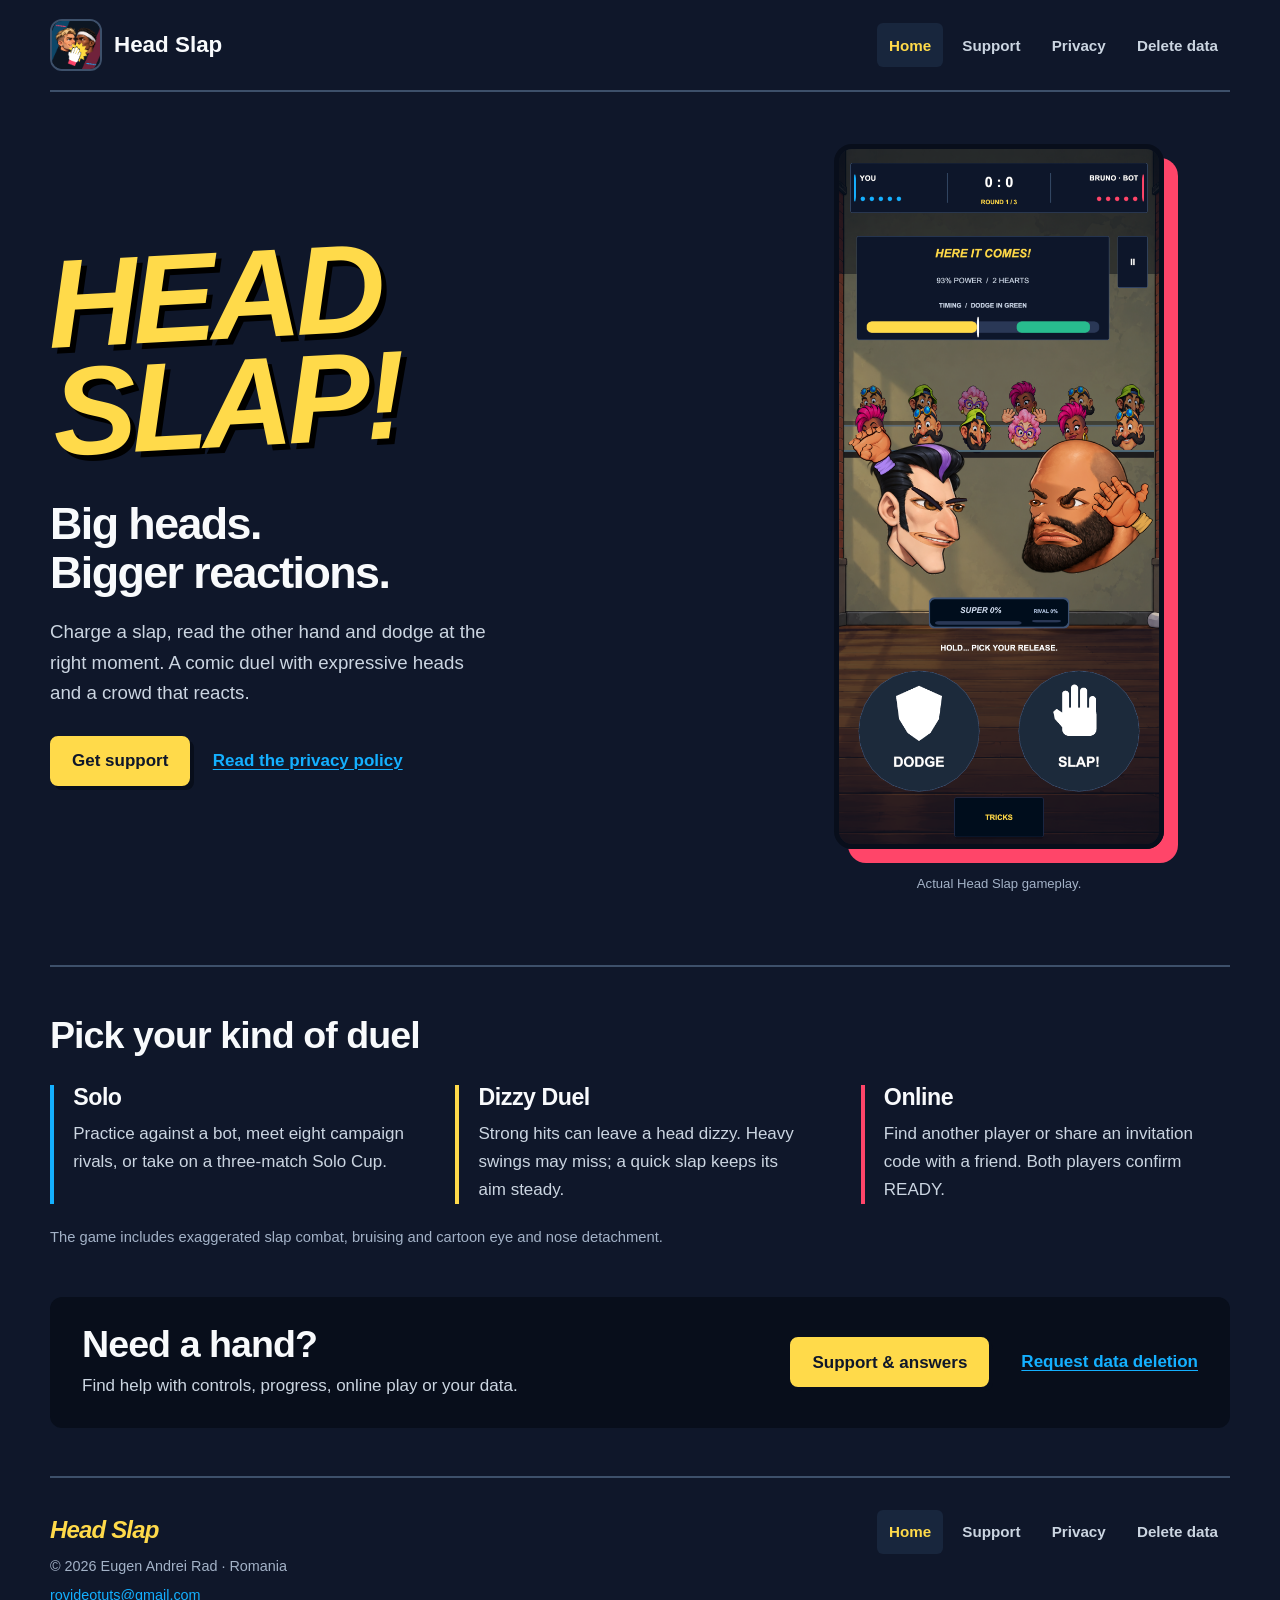
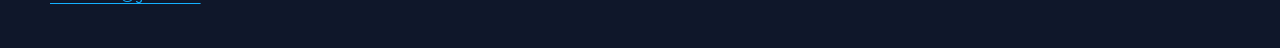
<file: index.html>
<!doctype html>
<html lang="en">
<head>
  <meta charset="utf-8">
  <meta name="viewport" content="width=device-width, initial-scale=1">
  <meta name="description" content="Head Slap: comic slap duels with expressive heads. Get gameplay help, contact the publisher, read the privacy policy or request data deletion.">
  <meta name="theme-color" content="#0F172A">
  <meta name="referrer" content="strict-origin-when-cross-origin">
  <title>Comic duels, support and privacy — Head Slap</title>
  <link rel="icon" type="image/png" href="assets/head-slap-icon.png">
  <link rel="stylesheet" href="assets/style.css">
</head>
<body>
  <a class="skip-link" href="#main">Skip to content</a>
  <header class="site-header wrap">
    <a class="brand" href="index.html" aria-label="Head Slap home"><img src="assets/head-slap-icon.png" width="52" height="52" alt=""><span>Head Slap</span></a>
    <nav aria-label="Main navigation"><a href="index.html" aria-current="page">Home</a><a href="support.html">Support</a><a href="privacy.html">Privacy</a><a href="delete-data.html">Delete data</a></nav>
  </header>
  <main id="main">
    <section class="hero wrap" aria-labelledby="game-title">
      <div class="hero-copy"><h1 id="game-title" class="game-wordmark">HEAD<br>SLAP!</h1>
        <p class="hero-line">Big heads.<br>Bigger reactions.</p>
        <p class="intro">Charge a slap, read the other hand and dodge at the right moment. A comic duel with expressive heads and a crowd that reacts.</p>
        <div class="actions"><a class="button" href="support.html">Get support</a><a class="text-action" href="privacy.html">Read the privacy policy</a></div>
      </div>
      <figure class="game-figure"><div class="screen-frame"><img src="assets/head-slap-gameplay.png" width="1206" height="2622" alt="Mox charges a slap toward Bruno in Head Slap’s warehouse arena, with the timing meter and Dodge and Slap controls visible."></div><figcaption>Actual Head Slap gameplay.</figcaption></figure>
    </section>
    <section class="modes wrap" aria-labelledby="modes-heading">
      <h2 id="modes-heading">Pick your kind of duel</h2>
      <div class="mode-list"><div><h3>Solo</h3><p>Practice against a bot, meet eight campaign rivals, or take on a three-match Solo Cup.</p></div><div><h3>Dizzy Duel</h3><p>Strong hits can leave a head dizzy. Heavy swings may miss; a quick slap keeps its aim steady.</p></div><div><h3>Online</h3><p>Find another player or share an invitation code with a friend. Both players confirm READY.</p></div></div>
      <p class="content-note">The game includes exaggerated slap combat, bruising and cartoon eye and nose detachment.</p>
    </section>
    <section class="help-strip wrap" aria-labelledby="help-heading"><div><h2 id="help-heading">Need a hand?</h2><p>Find help with controls, progress, online play or your data.</p></div><a class="button" href="support.html">Support &amp; answers</a><a class="text-action" href="delete-data.html">Request data deletion</a></section>
  </main>
  <footer class="site-footer wrap">
    <div><p class="footer-brand">Head Slap</p><p>© 2026 Eugen Andrei Rad · Romania</p><a href="mailto:rovideotuts@gmail.com?subject=Head%20Slap%20support">rovideotuts@gmail.com</a></div>
    <nav aria-label="Footer navigation"><a href="index.html" aria-current="page">Home</a><a href="support.html">Support</a><a href="privacy.html">Privacy</a><a href="delete-data.html">Delete data</a></nav>
  </footer>
</body>
</html>
</file>
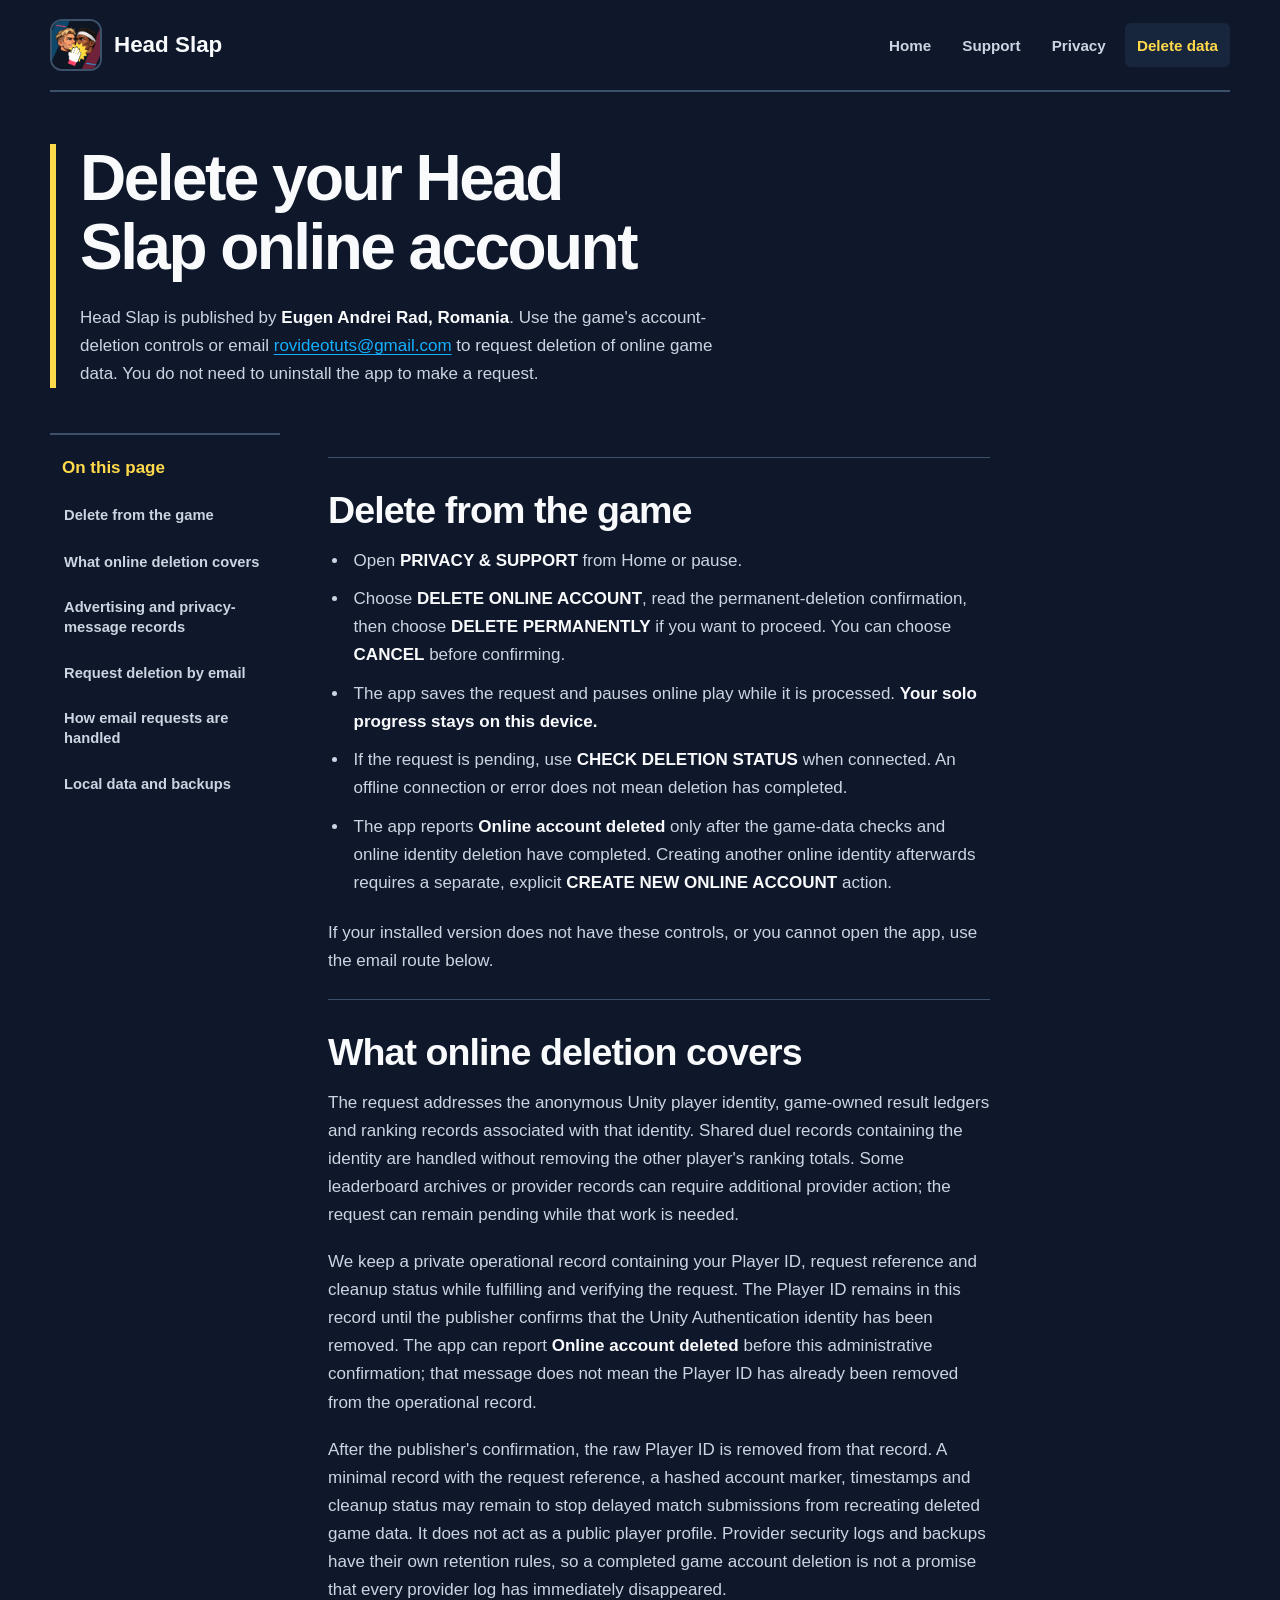
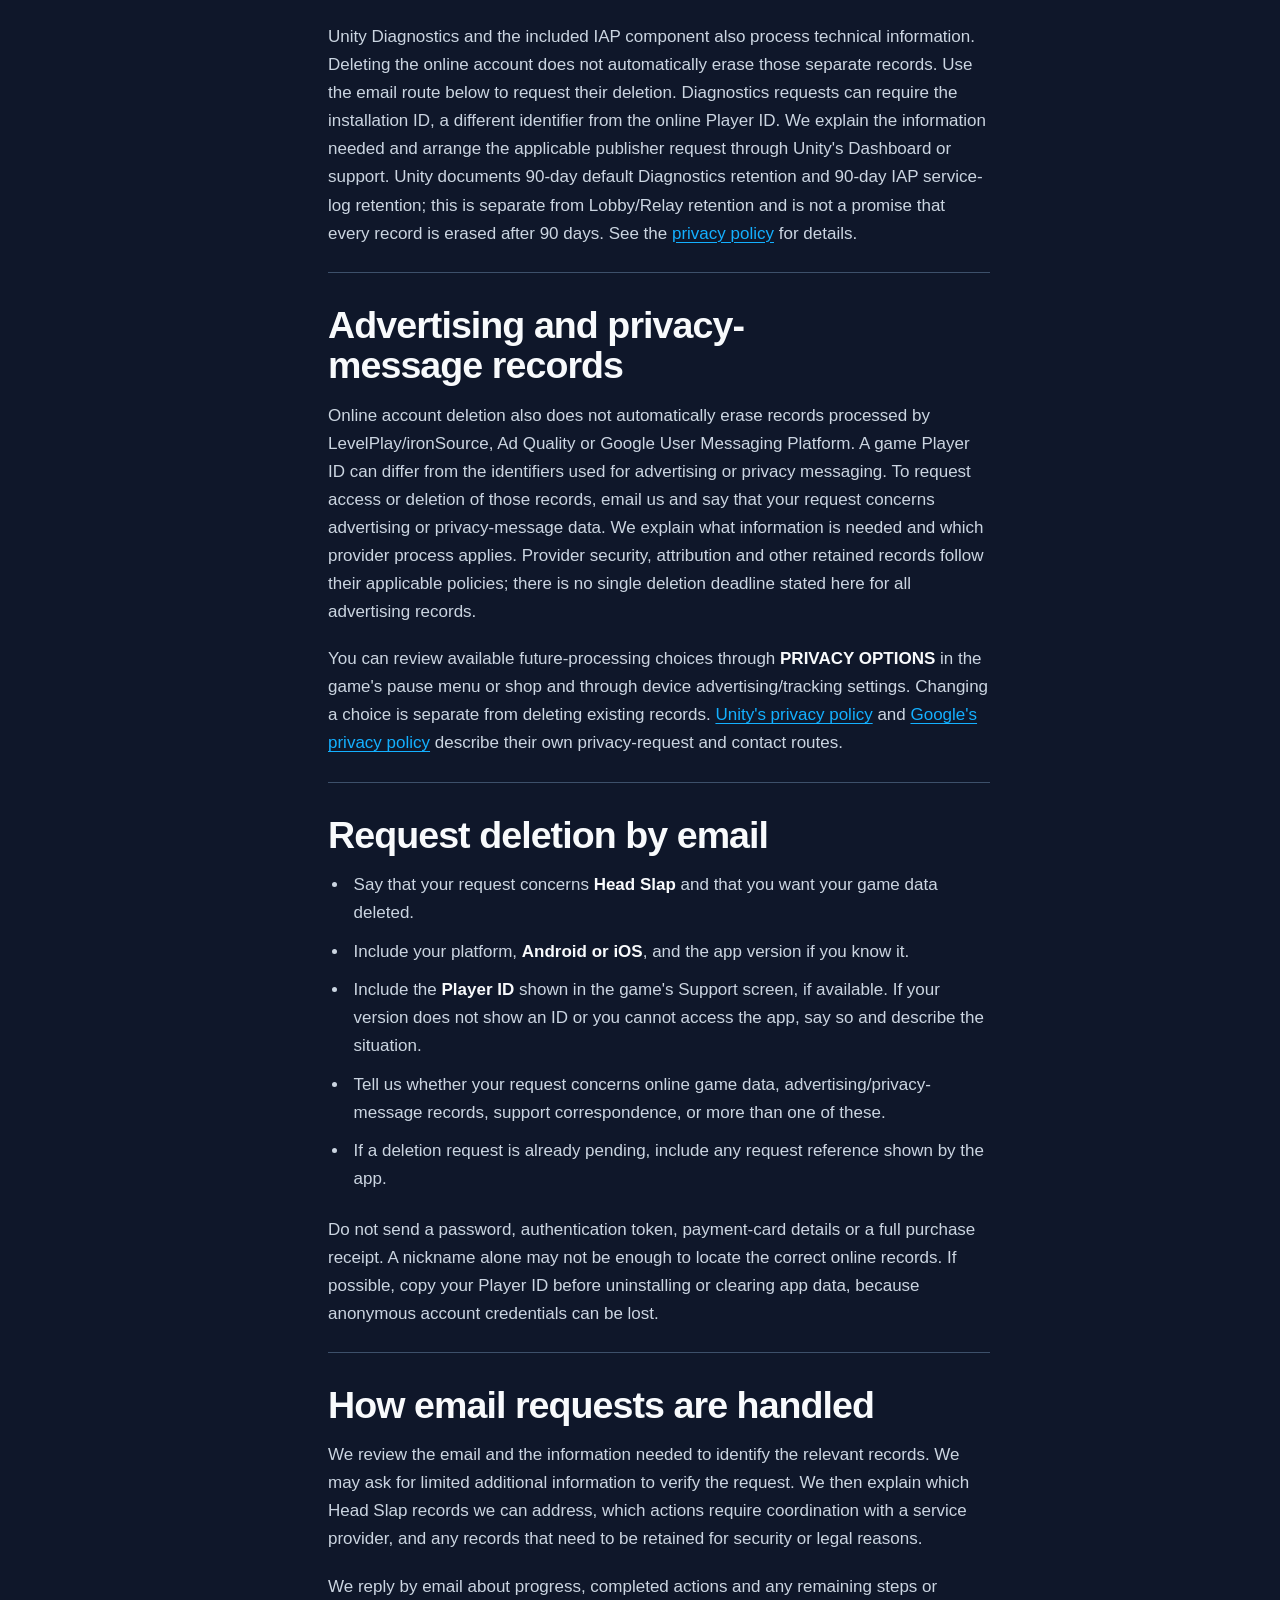
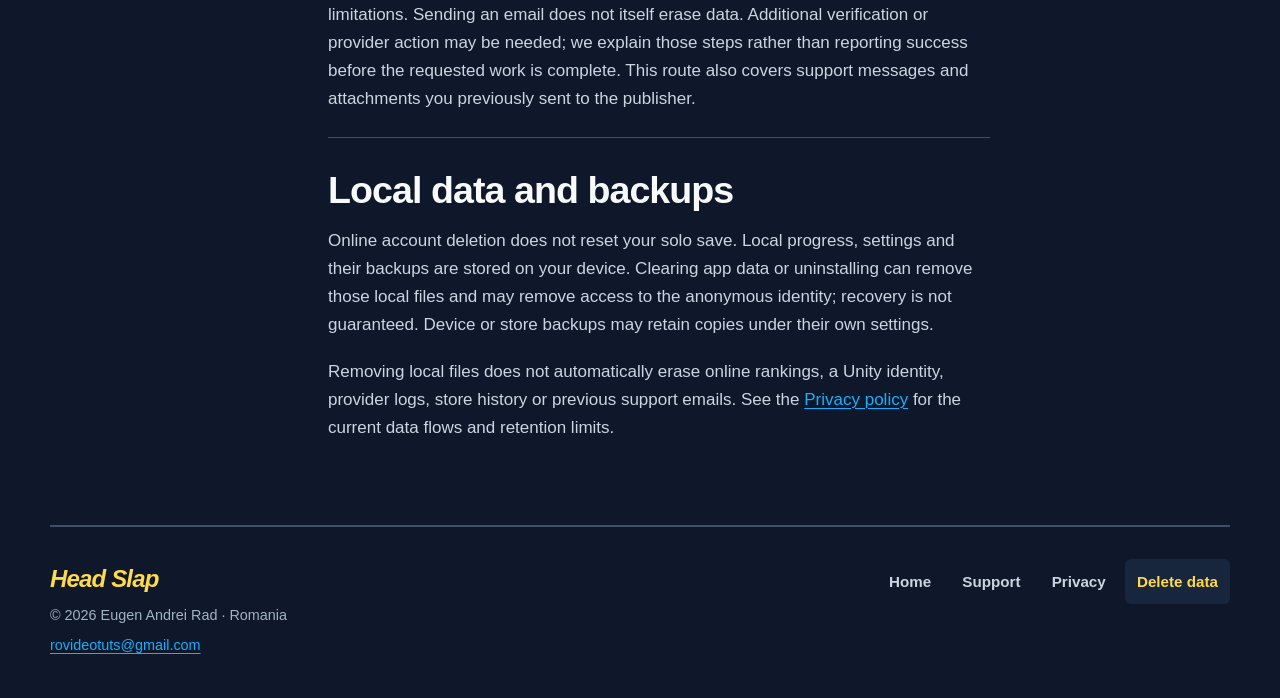
<file: delete-data.html>
<!doctype html>
<html lang="en">
<head>
  <meta charset="utf-8">
  <meta name="viewport" content="width=device-width, initial-scale=1">
  <meta name="description" content="Request deletion of Head Slap online or support data and ask about advertising records. In-app controls, email steps and provider limits.">
  <meta name="theme-color" content="#0F172A">
  <meta name="referrer" content="strict-origin-when-cross-origin">
  <title>Delete your Head Slap online account — Head Slap</title>
  <link rel="icon" type="image/png" href="assets/head-slap-icon.png">
  <link rel="stylesheet" href="assets/style.css">
</head>
<body>
  <a class="skip-link" href="#main">Skip to content</a>
  <header class="site-header wrap">
    <a class="brand" href="index.html" aria-label="Head Slap home"><img src="assets/head-slap-icon.png" width="52" height="52" alt=""><span>Head Slap</span></a>
    <nav aria-label="Main navigation"><a href="index.html">Home</a><a href="support.html">Support</a><a href="privacy.html">Privacy</a><a href="delete-data.html" aria-current="page">Delete data</a></nav>
  </header>
  <main id="main" class="wrap document">
    <div class="document-heading"><h1>Delete your Head Slap online account</h1><div class="document-intro"><p>Head Slap is published by <strong>Eugen Andrei Rad, Romania</strong>. Use the game&#x27;s account-deletion controls or email <a href="mailto:rovideotuts@gmail.com?subject=Head%20Slap%20data%20deletion%20request">rovideotuts@gmail.com</a> to request deletion of online game data. You do not need to uninstall the app to make a request.</p>
</div></div>
    <div class="document-grid"><nav class="contents" aria-label="On this page"><p>On this page</p><a href="#delete-from-the-game">Delete from the game</a><a href="#what-online-deletion-covers">What online deletion covers</a><a href="#advertising-and-privacy-message-records">Advertising and privacy-message records</a><a href="#request-deletion-by-email">Request deletion by email</a><a href="#how-email-requests-are-handled">How email requests are handled</a><a href="#local-data-and-backups">Local data and backups</a></nav>
    <article class="prose" aria-label="Delete your Head Slap online account"><h2 id="delete-from-the-game">Delete from the game</h2>
<ul>
<li>Open <strong>PRIVACY &amp; SUPPORT</strong> from Home or pause.</li>
<li>Choose <strong>DELETE ONLINE ACCOUNT</strong>, read the permanent-deletion confirmation, then choose <strong>DELETE PERMANENTLY</strong> if you want to proceed. You can choose <strong>CANCEL</strong> before confirming.</li>
<li>The app saves the request and pauses online play while it is processed. <strong>Your solo progress stays on this device.</strong></li>
<li>If the request is pending, use <strong>CHECK DELETION STATUS</strong> when connected. An offline connection or error does not mean deletion has completed.</li>
<li>The app reports <strong>Online account deleted</strong> only after the game-data checks and online identity deletion have completed. Creating another online identity afterwards requires a separate, explicit <strong>CREATE NEW ONLINE ACCOUNT</strong> action.</li>
</ul>
<p>If your installed version does not have these controls, or you cannot open the app, use the email route below.</p>
<h2 id="what-online-deletion-covers">What online deletion covers</h2>
<p>The request addresses the anonymous Unity player identity, game-owned result ledgers and ranking records associated with that identity. Shared duel records containing the identity are handled without removing the other player&#x27;s ranking totals. Some leaderboard archives or provider records can require additional provider action; the request can remain pending while that work is needed.</p>
<p>We keep a private operational record containing your Player ID, request reference and cleanup status while fulfilling and verifying the request. The Player ID remains in this record until the publisher confirms that the Unity Authentication identity has been removed. The app can report <strong>Online account deleted</strong> before this administrative confirmation; that message does not mean the Player ID has already been removed from the operational record.</p>
<p>After the publisher&#x27;s confirmation, the raw Player ID is removed from that record. A minimal record with the request reference, a hashed account marker, timestamps and cleanup status may remain to stop delayed match submissions from recreating deleted game data. It does not act as a public player profile. Provider security logs and backups have their own retention rules, so a completed game account deletion is not a promise that every provider log has immediately disappeared.</p>
<p>Unity Diagnostics and the included IAP component also process technical information. Deleting the online account does not automatically erase those separate records. Use the email route below to request their deletion. Diagnostics requests can require the installation ID, a different identifier from the online Player ID. We explain the information needed and arrange the applicable publisher request through Unity&#x27;s Dashboard or support. Unity documents 90-day default Diagnostics retention and 90-day IAP service-log retention; this is separate from Lobby/Relay retention and is not a promise that every record is erased after 90 days. See the <a href="privacy.html">privacy policy</a> for details.</p>
<h2 id="advertising-and-privacy-message-records">Advertising and privacy-message records</h2>
<p>Online account deletion also does not automatically erase records processed by LevelPlay/ironSource, Ad Quality or Google User Messaging Platform. A game Player ID can differ from the identifiers used for advertising or privacy messaging. To request access or deletion of those records, email us and say that your request concerns advertising or privacy-message data. We explain what information is needed and which provider process applies. Provider security, attribution and other retained records follow their applicable policies; there is no single deletion deadline stated here for all advertising records.</p>
<p>You can review available future-processing choices through <strong>PRIVACY OPTIONS</strong> in the game&#x27;s pause menu or shop and through device advertising/tracking settings. Changing a choice is separate from deleting existing records. <a href="https://unity.com/legal/game-player-and-app-user-privacy-policy">Unity&#x27;s privacy policy</a> and <a href="https://policies.google.com/privacy">Google&#x27;s privacy policy</a> describe their own privacy-request and contact routes.</p>
<h2 id="request-deletion-by-email">Request deletion by email</h2>
<ul>
<li>Say that your request concerns <strong>Head Slap</strong> and that you want your game data deleted.</li>
<li>Include your platform, <strong>Android or iOS</strong>, and the app version if you know it.</li>
<li>Include the <strong>Player ID</strong> shown in the game&#x27;s Support screen, if available. If your version does not show an ID or you cannot access the app, say so and describe the situation.</li>
<li>Tell us whether your request concerns online game data, advertising/privacy-message records, support correspondence, or more than one of these.</li>
<li>If a deletion request is already pending, include any request reference shown by the app.</li>
</ul>
<p>Do not send a password, authentication token, payment-card details or a full purchase receipt. A nickname alone may not be enough to locate the correct online records. If possible, copy your Player ID before uninstalling or clearing app data, because anonymous account credentials can be lost.</p>
<h2 id="how-email-requests-are-handled">How email requests are handled</h2>
<p>We review the email and the information needed to identify the relevant records. We may ask for limited additional information to verify the request. We then explain which Head Slap records we can address, which actions require coordination with a service provider, and any records that need to be retained for security or legal reasons.</p>
<p>We reply by email about progress, completed actions and any remaining steps or limitations. Sending an email does not itself erase data. Additional verification or provider action may be needed; we explain those steps rather than reporting success before the requested work is complete. This route also covers support messages and attachments you previously sent to the publisher.</p>
<h2 id="local-data-and-backups">Local data and backups</h2>
<p>Online account deletion does not reset your solo save. Local progress, settings and their backups are stored on your device. Clearing app data or uninstalling can remove those local files and may remove access to the anonymous identity; recovery is not guaranteed. Device or store backups may retain copies under their own settings.</p>
<p>Removing local files does not automatically erase online rankings, a Unity identity, provider logs, store history or previous support emails. See the <a href="privacy.html">Privacy policy</a> for the current data flows and retention limits.</p></article></div>
  </main>
  <footer class="site-footer wrap">
    <div><p class="footer-brand">Head Slap</p><p>© 2026 Eugen Andrei Rad · Romania</p><a href="mailto:rovideotuts@gmail.com?subject=Head%20Slap%20support">rovideotuts@gmail.com</a></div>
    <nav aria-label="Footer navigation"><a href="index.html">Home</a><a href="support.html">Support</a><a href="privacy.html">Privacy</a><a href="delete-data.html" aria-current="page">Delete data</a></nav>
  </footer>
</body>
</html>
</file>
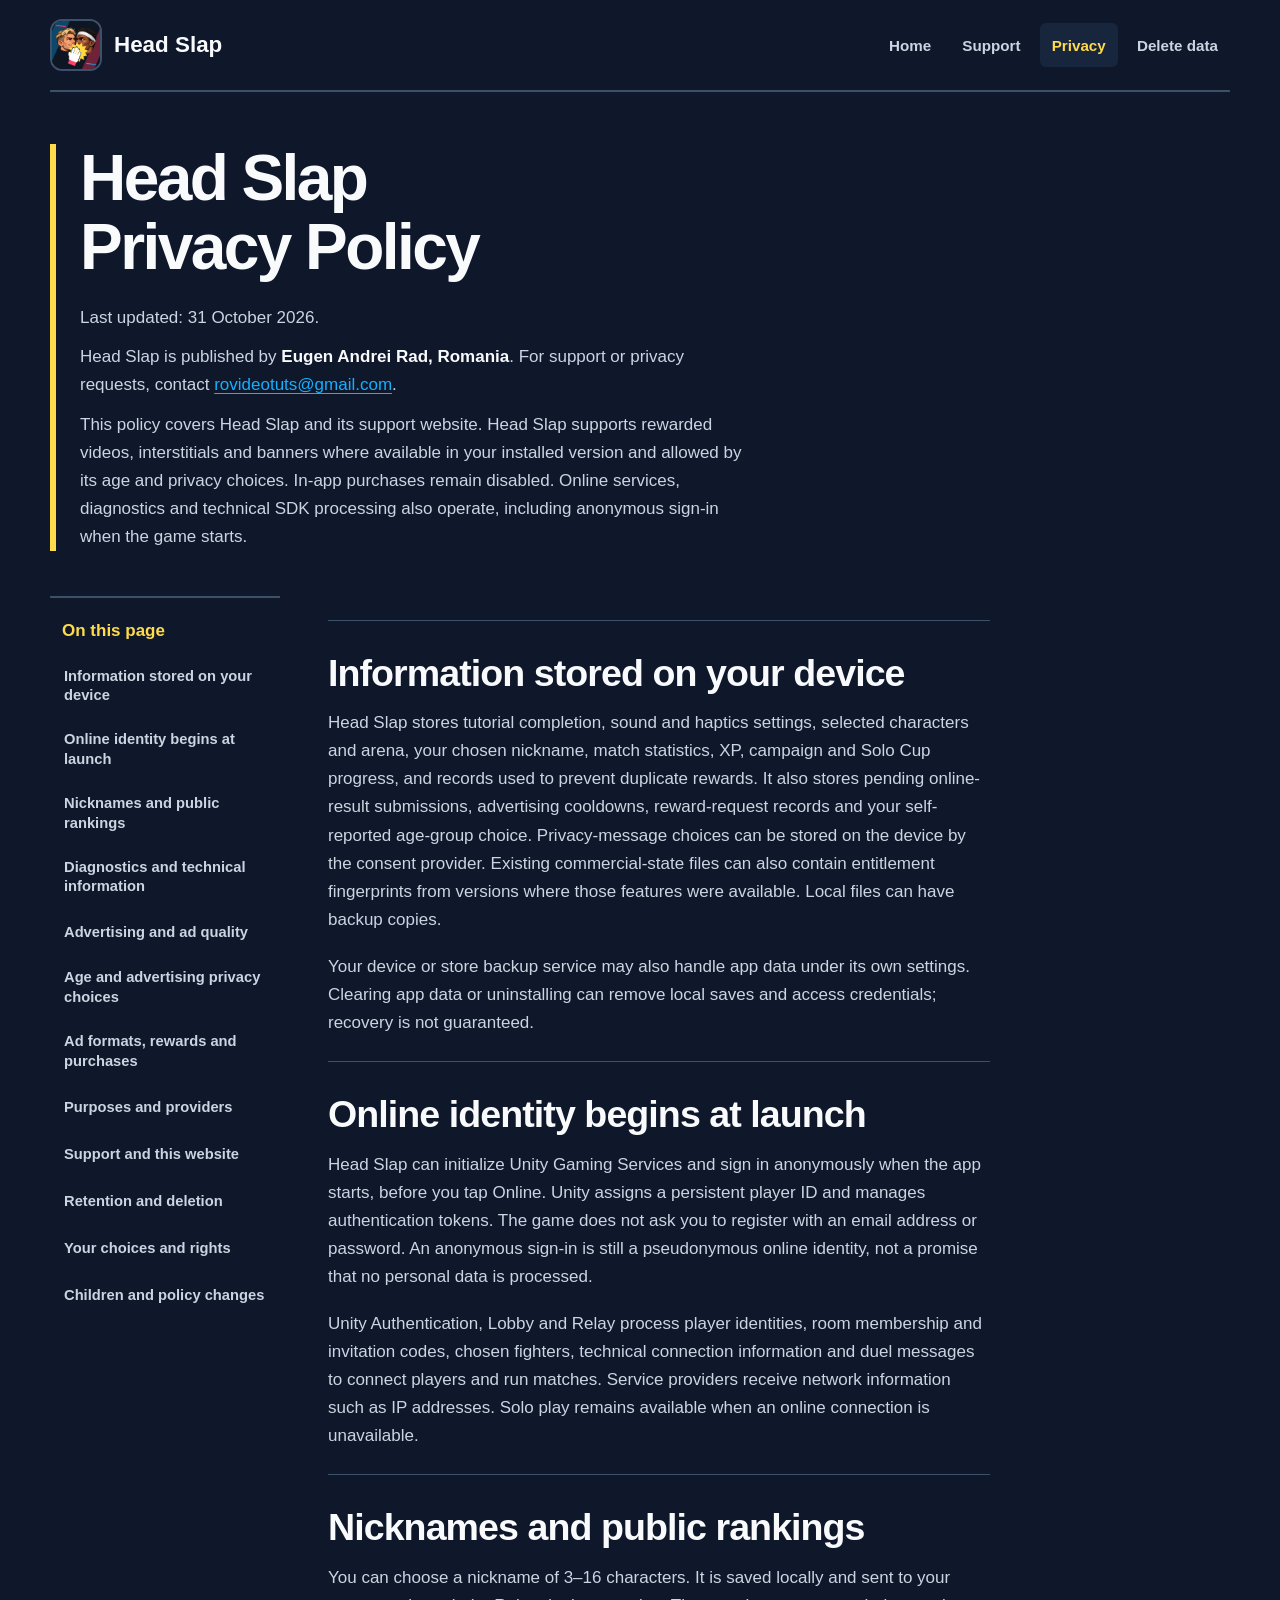
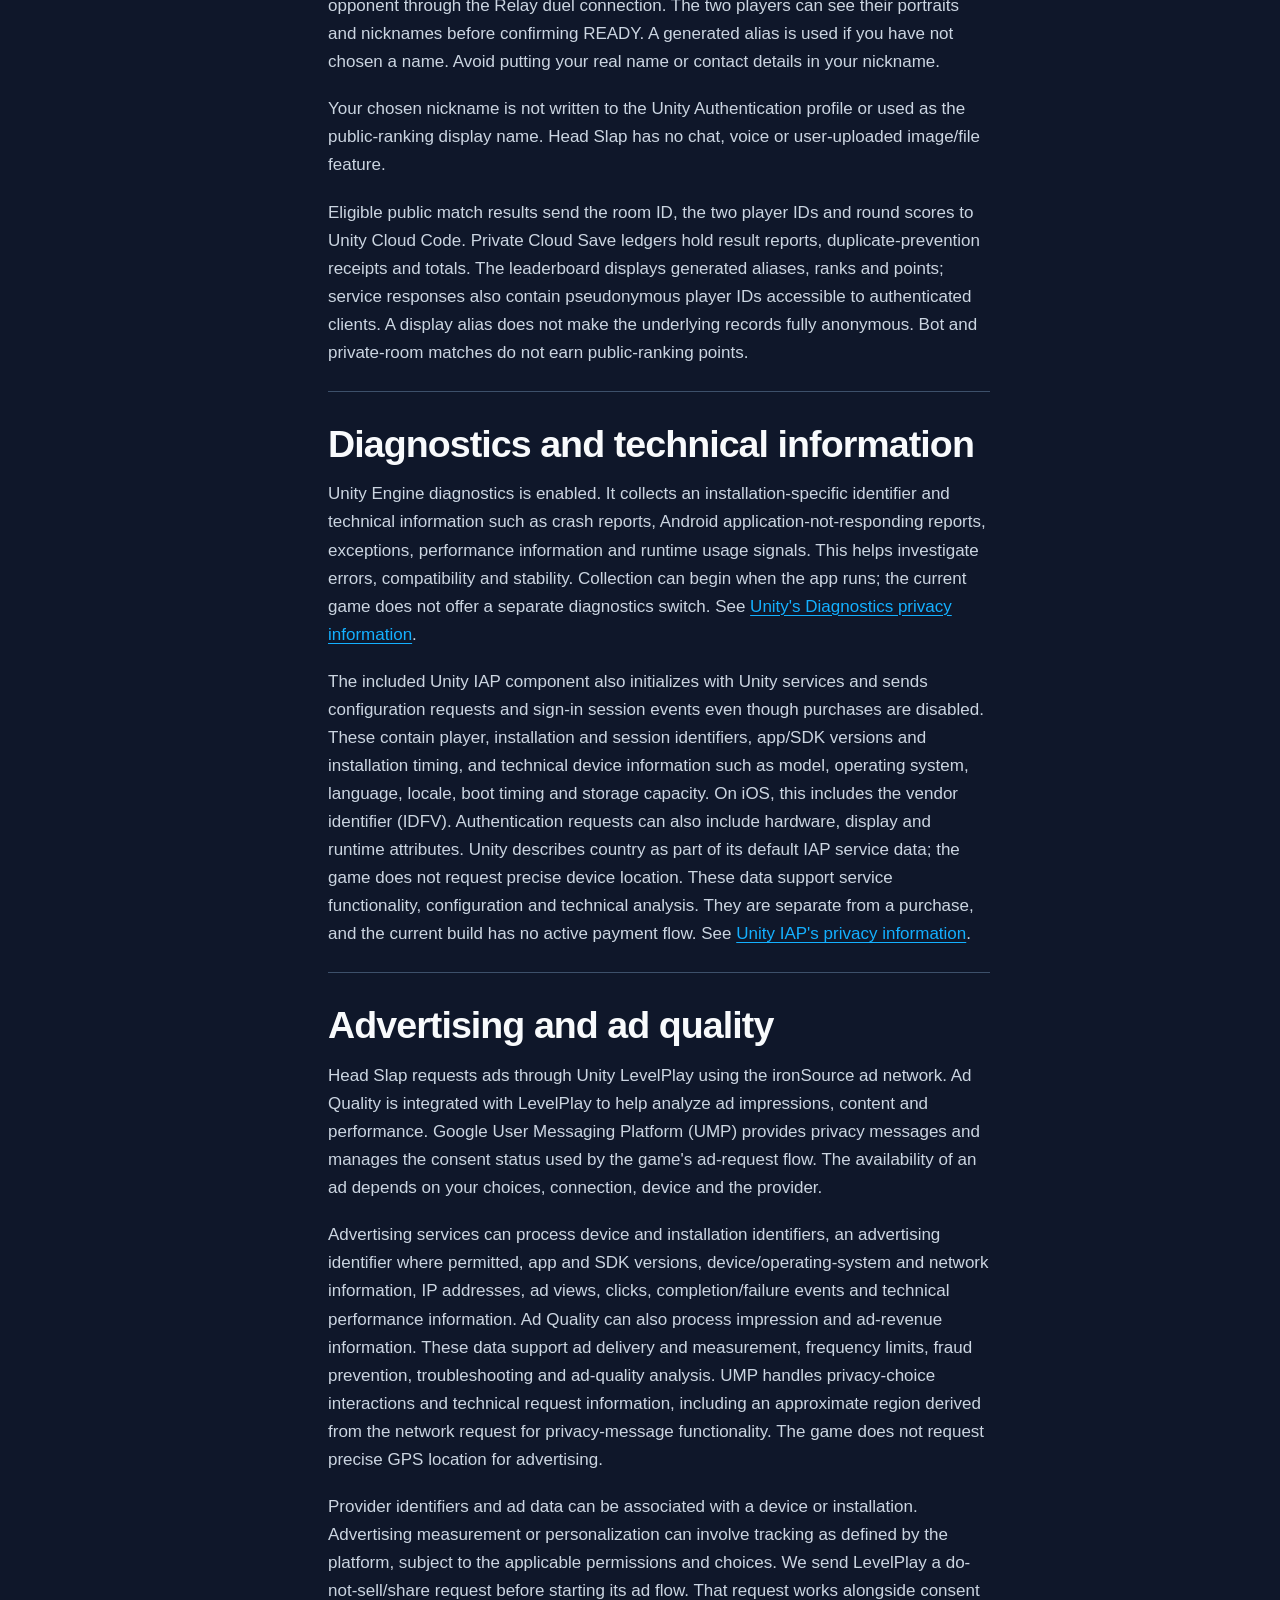
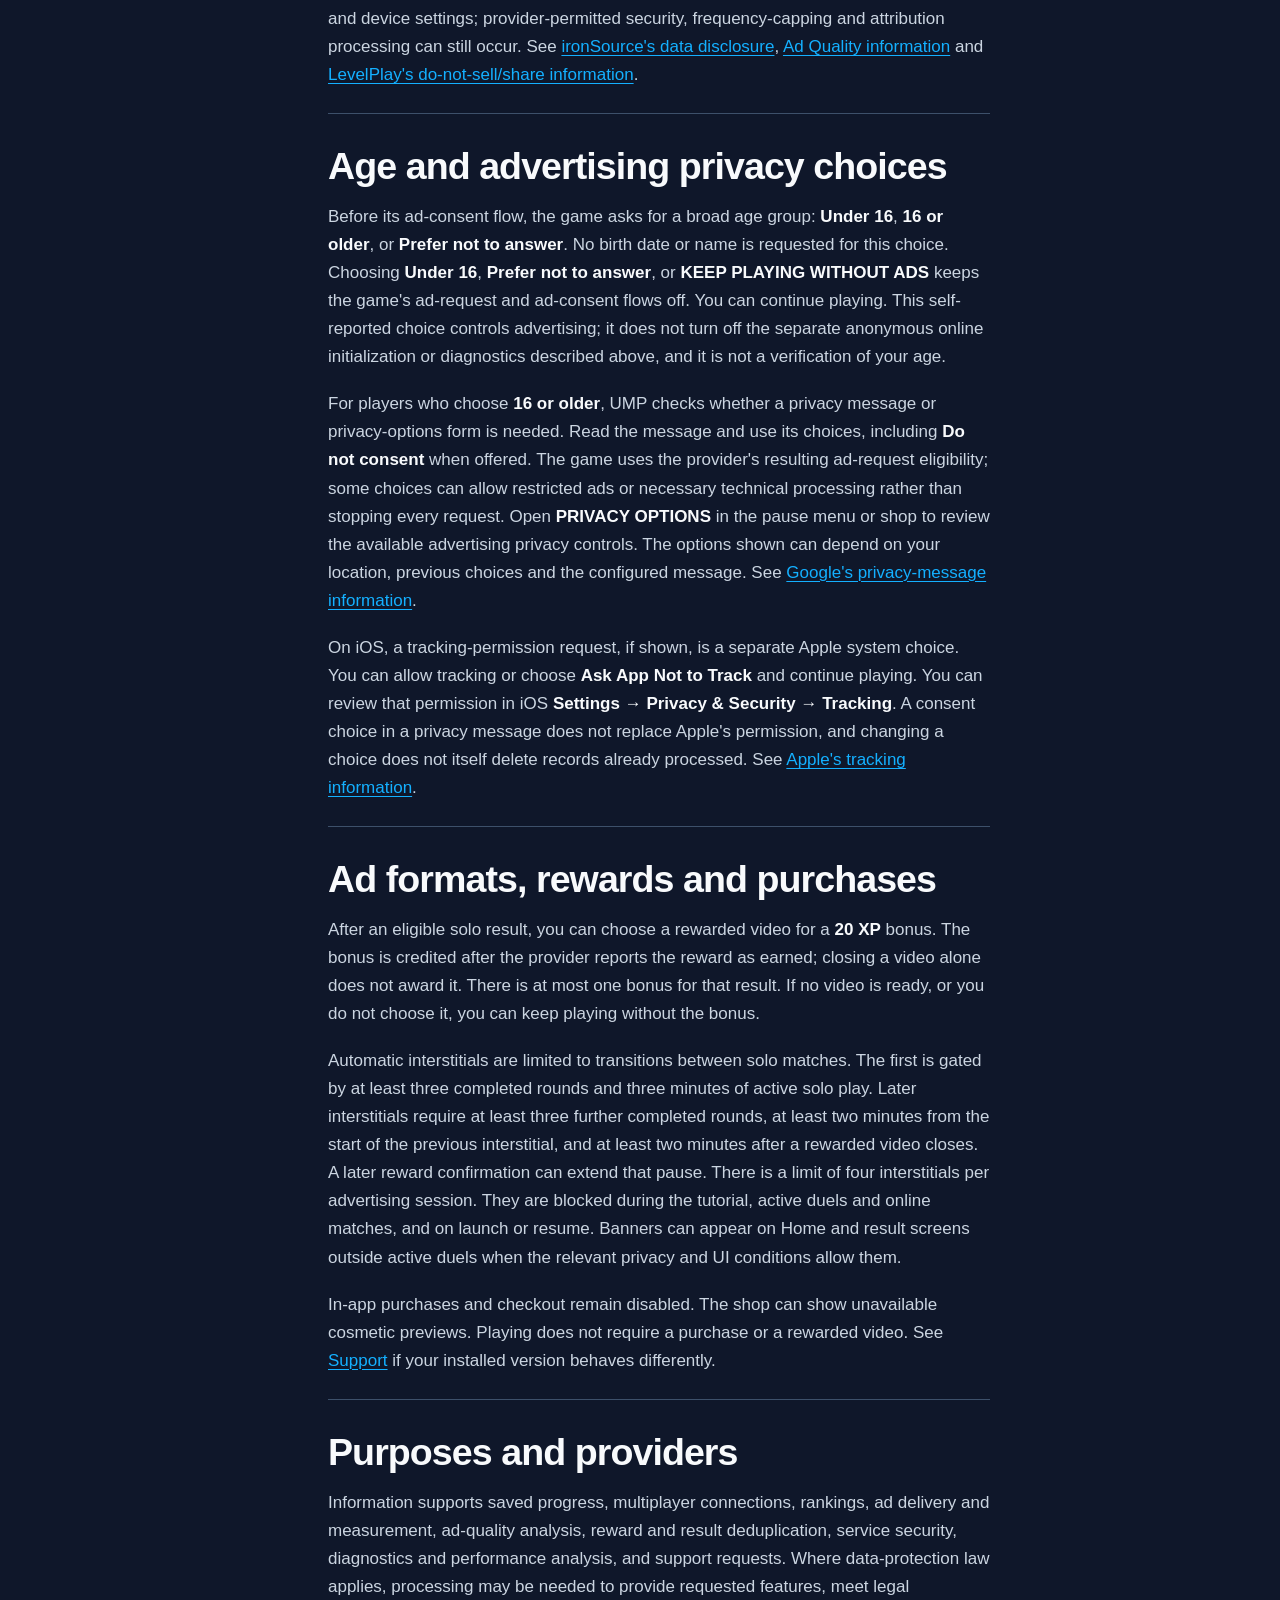
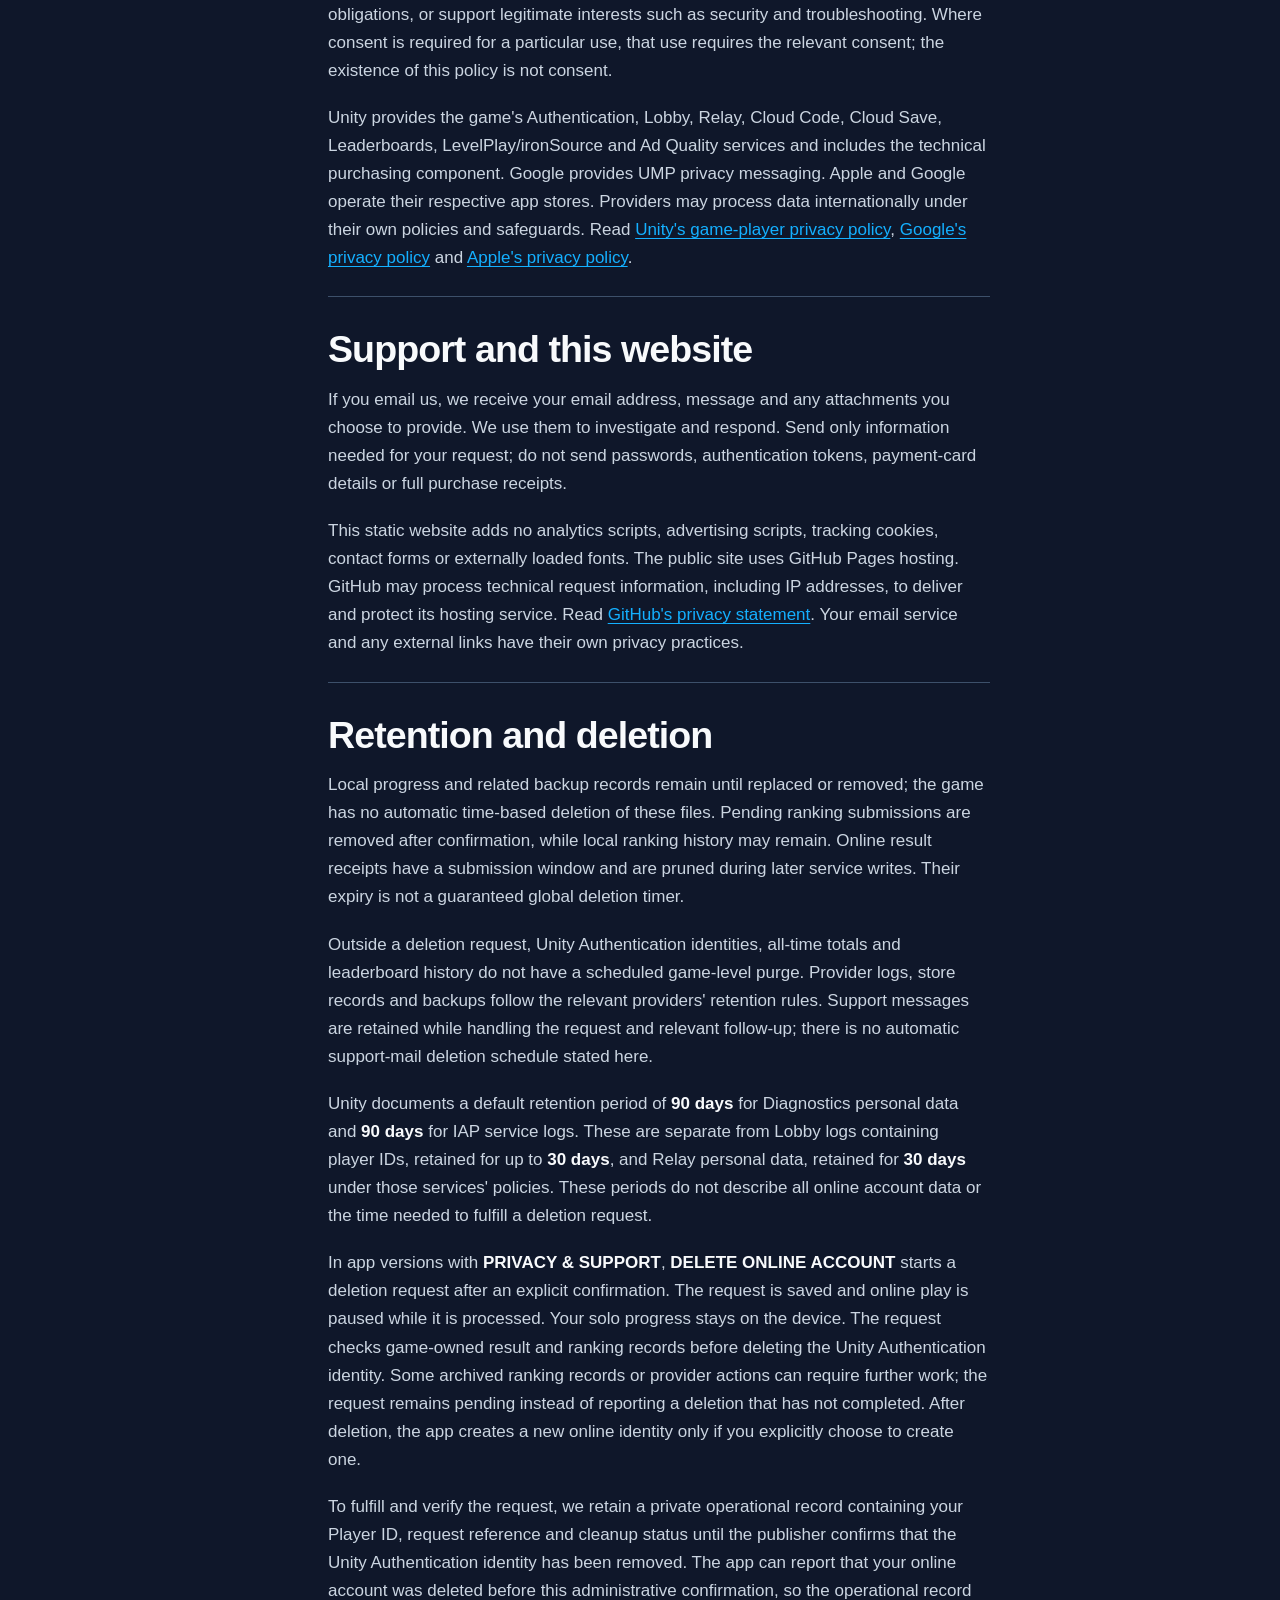
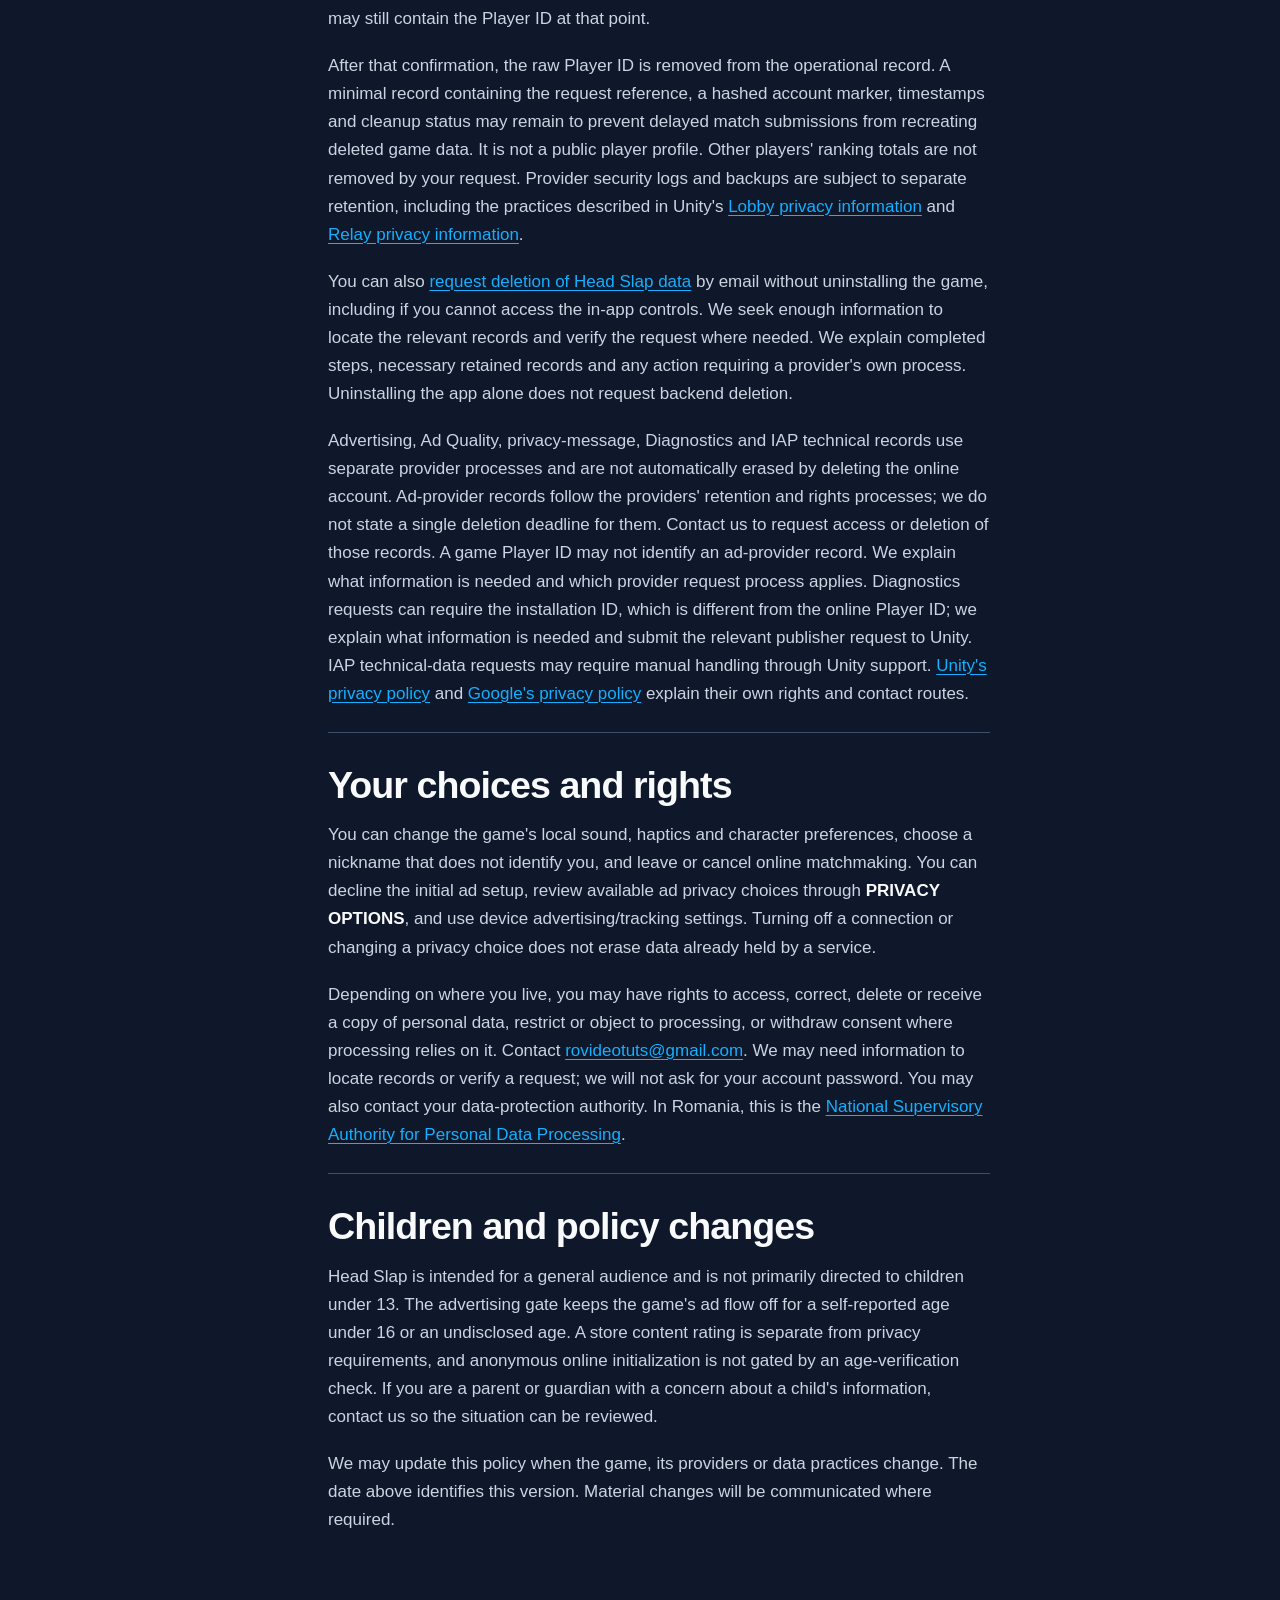
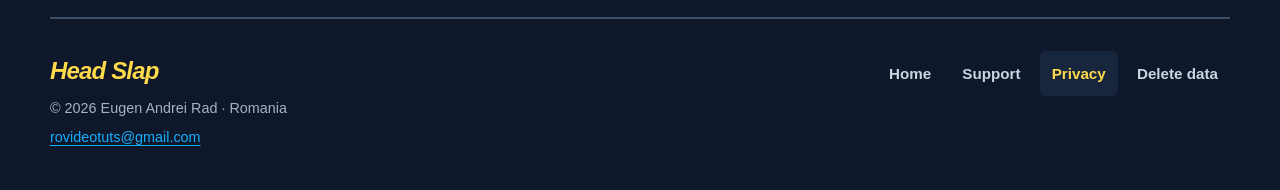
<file: privacy.html>
<!doctype html>
<html lang="en">
<head>
  <meta charset="utf-8">
  <meta name="viewport" content="width=device-width, initial-scale=1">
  <meta name="description" content="Head Slap privacy: local saves, online identity, ironSource advertising, Google privacy messages, age choices and data requests.">
  <meta name="theme-color" content="#0F172A">
  <meta name="referrer" content="strict-origin-when-cross-origin">
  <title>Head Slap Privacy Policy — Head Slap</title>
  <link rel="icon" type="image/png" href="assets/head-slap-icon.png">
  <link rel="stylesheet" href="assets/style.css">
</head>
<body>
  <a class="skip-link" href="#main">Skip to content</a>
  <header class="site-header wrap">
    <a class="brand" href="index.html" aria-label="Head Slap home"><img src="assets/head-slap-icon.png" width="52" height="52" alt=""><span>Head Slap</span></a>
    <nav aria-label="Main navigation"><a href="index.html">Home</a><a href="support.html">Support</a><a href="privacy.html" aria-current="page">Privacy</a><a href="delete-data.html">Delete data</a></nav>
  </header>
  <main id="main" class="wrap document">
    <div class="document-heading"><h1>Head Slap Privacy Policy</h1><div class="document-intro"><p>Last updated: 31 October 2026.</p>
<p>Head Slap is published by <strong>Eugen Andrei Rad, Romania</strong>. For support or privacy requests, contact <a href="mailto:rovideotuts@gmail.com?subject=Head%20Slap%20privacy%20request">rovideotuts@gmail.com</a>.</p>
<p>This policy covers Head Slap and its support website. Head Slap supports rewarded videos, interstitials and banners where available in your installed version and allowed by its age and privacy choices. In-app purchases remain disabled. Online services, diagnostics and technical SDK processing also operate, including anonymous sign-in when the game starts.</p>
</div></div>
    <div class="document-grid"><nav class="contents" aria-label="On this page"><p>On this page</p><a href="#information-stored-on-your-device">Information stored on your device</a><a href="#online-identity-begins-at-launch">Online identity begins at launch</a><a href="#nicknames-and-public-rankings">Nicknames and public rankings</a><a href="#diagnostics-and-technical-information">Diagnostics and technical information</a><a href="#advertising-and-ad-quality">Advertising and ad quality</a><a href="#age-and-advertising-privacy-choices">Age and advertising privacy choices</a><a href="#ad-formats-rewards-and-purchases">Ad formats, rewards and purchases</a><a href="#purposes-and-providers">Purposes and providers</a><a href="#support-and-this-website">Support and this website</a><a href="#retention-and-deletion">Retention and deletion</a><a href="#your-choices-and-rights">Your choices and rights</a><a href="#children-and-policy-changes">Children and policy changes</a></nav>
    <article class="prose" aria-label="Head Slap Privacy Policy"><h2 id="information-stored-on-your-device">Information stored on your device</h2>
<p>Head Slap stores tutorial completion, sound and haptics settings, selected characters and arena, your chosen nickname, match statistics, XP, campaign and Solo Cup progress, and records used to prevent duplicate rewards. It also stores pending online-result submissions, advertising cooldowns, reward-request records and your self-reported age-group choice. Privacy-message choices can be stored on the device by the consent provider. Existing commercial-state files can also contain entitlement fingerprints from versions where those features were available. Local files can have backup copies.</p>
<p>Your device or store backup service may also handle app data under its own settings. Clearing app data or uninstalling can remove local saves and access credentials; recovery is not guaranteed.</p>
<h2 id="online-identity-begins-at-launch">Online identity begins at launch</h2>
<p>Head Slap can initialize Unity Gaming Services and sign in anonymously when the app starts, before you tap Online. Unity assigns a persistent player ID and manages authentication tokens. The game does not ask you to register with an email address or password. An anonymous sign-in is still a pseudonymous online identity, not a promise that no personal data is processed.</p>
<p>Unity Authentication, Lobby and Relay process player identities, room membership and invitation codes, chosen fighters, technical connection information and duel messages to connect players and run matches. Service providers receive network information such as IP addresses. Solo play remains available when an online connection is unavailable.</p>
<h2 id="nicknames-and-public-rankings">Nicknames and public rankings</h2>
<p>You can choose a nickname of 3–16 characters. It is saved locally and sent to your opponent through the Relay duel connection. The two players can see their portraits and nicknames before confirming READY. A generated alias is used if you have not chosen a name. Avoid putting your real name or contact details in your nickname.</p>
<p>Your chosen nickname is not written to the Unity Authentication profile or used as the public-ranking display name. Head Slap has no chat, voice or user-uploaded image/file feature.</p>
<p>Eligible public match results send the room ID, the two player IDs and round scores to Unity Cloud Code. Private Cloud Save ledgers hold result reports, duplicate-prevention receipts and totals. The leaderboard displays generated aliases, ranks and points; service responses also contain pseudonymous player IDs accessible to authenticated clients. A display alias does not make the underlying records fully anonymous. Bot and private-room matches do not earn public-ranking points.</p>
<h2 id="diagnostics-and-technical-information">Diagnostics and technical information</h2>
<p>Unity Engine diagnostics is enabled. It collects an installation-specific identifier and technical information such as crash reports, Android application-not-responding reports, exceptions, performance information and runtime usage signals. This helps investigate errors, compatibility and stability. Collection can begin when the app runs; the current game does not offer a separate diagnostics switch. See <a href="https://docs.unity.com/en-us/cloud/developer-data/privacy-overview">Unity&#x27;s Diagnostics privacy information</a>.</p>
<p>The included Unity IAP component also initializes with Unity services and sends configuration requests and sign-in session events even though purchases are disabled. These contain player, installation and session identifiers, app/SDK versions and installation timing, and technical device information such as model, operating system, language, locale, boot timing and storage capacity. On iOS, this includes the vendor identifier (IDFV). Authentication requests can also include hardware, display and runtime attributes. Unity describes country as part of its default IAP service data; the game does not request precise device location. These data support service functionality, configuration and technical analysis. They are separate from a purchase, and the current build has no active payment flow. See <a href="https://docs.unity.com/en-us/iap/privacy-and-consent/overview">Unity IAP&#x27;s privacy information</a>.</p>
<h2 id="advertising-and-ad-quality">Advertising and ad quality</h2>
<p>Head Slap requests ads through Unity LevelPlay using the ironSource ad network. Ad Quality is integrated with LevelPlay to help analyze ad impressions, content and performance. Google User Messaging Platform (UMP) provides privacy messages and manages the consent status used by the game&#x27;s ad-request flow. The availability of an ad depends on your choices, connection, device and the provider.</p>
<p>Advertising services can process device and installation identifiers, an advertising identifier where permitted, app and SDK versions, device/operating-system and network information, IP addresses, ad views, clicks, completion/failure events and technical performance information. Ad Quality can also process impression and ad-revenue information. These data support ad delivery and measurement, frequency limits, fraud prevention, troubleshooting and ad-quality analysis. UMP handles privacy-choice interactions and technical request information, including an approximate region derived from the network request for privacy-message functionality. The game does not request precise GPS location for advertising.</p>
<p>Provider identifiers and ad data can be associated with a device or installation. Advertising measurement or personalization can involve tracking as defined by the platform, subject to the applicable permissions and choices. We send LevelPlay a do-not-sell/share request before starting its ad flow. That request works alongside consent and device settings; provider-permitted security, frequency-capping and attribution processing can still occur. See <a href="https://docs.unity.com/en-us/grow/levelplay/platform/legal-resources/apple-privacy-questionnaire">ironSource&#x27;s data disclosure</a>, <a href="https://docs.unity.com/en-us/grow/levelplay/sdk/ios/integrate-ad-quality">Ad Quality information</a> and <a href="https://docs.unity.com/en-us/grow/levelplay/platform/legal-resources/ironsource-us-state-privacy-laws">LevelPlay&#x27;s do-not-sell/share information</a>.</p>
<h2 id="age-and-advertising-privacy-choices">Age and advertising privacy choices</h2>
<p>Before its ad-consent flow, the game asks for a broad age group: <strong>Under 16</strong>, <strong>16 or older</strong>, or <strong>Prefer not to answer</strong>. No birth date or name is requested for this choice. Choosing <strong>Under 16</strong>, <strong>Prefer not to answer</strong>, or <strong>KEEP PLAYING WITHOUT ADS</strong> keeps the game&#x27;s ad-request and ad-consent flows off. You can continue playing. This self-reported choice controls advertising; it does not turn off the separate anonymous online initialization or diagnostics described above, and it is not a verification of your age.</p>
<p>For players who choose <strong>16 or older</strong>, UMP checks whether a privacy message or privacy-options form is needed. Read the message and use its choices, including <strong>Do not consent</strong> when offered. The game uses the provider&#x27;s resulting ad-request eligibility; some choices can allow restricted ads or necessary technical processing rather than stopping every request. Open <strong>PRIVACY OPTIONS</strong> in the pause menu or shop to review the available advertising privacy controls. The options shown can depend on your location, previous choices and the configured message. See <a href="https://support.google.com/admob/answer/10114020">Google&#x27;s privacy-message information</a>.</p>
<p>On iOS, a tracking-permission request, if shown, is a separate Apple system choice. You can allow tracking or choose <strong>Ask App Not to Track</strong> and continue playing. You can review that permission in iOS <strong>Settings → Privacy &amp; Security → Tracking</strong>. A consent choice in a privacy message does not replace Apple&#x27;s permission, and changing a choice does not itself delete records already processed. See <a href="https://support.apple.com/en-us/102420">Apple&#x27;s tracking information</a>.</p>
<h2 id="ad-formats-rewards-and-purchases">Ad formats, rewards and purchases</h2>
<p>After an eligible solo result, you can choose a rewarded video for a <strong>20 XP</strong> bonus. The bonus is credited after the provider reports the reward as earned; closing a video alone does not award it. There is at most one bonus for that result. If no video is ready, or you do not choose it, you can keep playing without the bonus.</p>
<p>Automatic interstitials are limited to transitions between solo matches. The first is gated by at least three completed rounds and three minutes of active solo play. Later interstitials require at least three further completed rounds, at least two minutes from the start of the previous interstitial, and at least two minutes after a rewarded video closes. A later reward confirmation can extend that pause. There is a limit of four interstitials per advertising session. They are blocked during the tutorial, active duels and online matches, and on launch or resume. Banners can appear on Home and result screens outside active duels when the relevant privacy and UI conditions allow them.</p>
<p>In-app purchases and checkout remain disabled. The shop can show unavailable cosmetic previews. Playing does not require a purchase or a rewarded video. See <a href="support.html">Support</a> if your installed version behaves differently.</p>
<h2 id="purposes-and-providers">Purposes and providers</h2>
<p>Information supports saved progress, multiplayer connections, rankings, ad delivery and measurement, ad-quality analysis, reward and result deduplication, service security, diagnostics and performance analysis, and support requests. Where data-protection law applies, processing may be needed to provide requested features, meet legal obligations, or support legitimate interests such as security and troubleshooting. Where consent is required for a particular use, that use requires the relevant consent; the existence of this policy is not consent.</p>
<p>Unity provides the game&#x27;s Authentication, Lobby, Relay, Cloud Code, Cloud Save, Leaderboards, LevelPlay/ironSource and Ad Quality services and includes the technical purchasing component. Google provides UMP privacy messaging. Apple and Google operate their respective app stores. Providers may process data internationally under their own policies and safeguards. Read <a href="https://unity.com/legal/game-player-and-app-user-privacy-policy">Unity&#x27;s game-player privacy policy</a>, <a href="https://policies.google.com/privacy">Google&#x27;s privacy policy</a> and <a href="https://www.apple.com/legal/privacy/">Apple&#x27;s privacy policy</a>.</p>
<h2 id="support-and-this-website">Support and this website</h2>
<p>If you email us, we receive your email address, message and any attachments you choose to provide. We use them to investigate and respond. Send only information needed for your request; do not send passwords, authentication tokens, payment-card details or full purchase receipts.</p>
<p>This static website adds no analytics scripts, advertising scripts, tracking cookies, contact forms or externally loaded fonts. The public site uses GitHub Pages hosting. GitHub may process technical request information, including IP addresses, to deliver and protect its hosting service. Read <a href="https://docs.github.com/en/site-policy/privacy-policies/github-general-privacy-statement">GitHub&#x27;s privacy statement</a>. Your email service and any external links have their own privacy practices.</p>
<h2 id="retention-and-deletion">Retention and deletion</h2>
<p>Local progress and related backup records remain until replaced or removed; the game has no automatic time-based deletion of these files. Pending ranking submissions are removed after confirmation, while local ranking history may remain. Online result receipts have a submission window and are pruned during later service writes. Their expiry is not a guaranteed global deletion timer.</p>
<p>Outside a deletion request, Unity Authentication identities, all-time totals and leaderboard history do not have a scheduled game-level purge. Provider logs, store records and backups follow the relevant providers&#x27; retention rules. Support messages are retained while handling the request and relevant follow-up; there is no automatic support-mail deletion schedule stated here.</p>
<p>Unity documents a default retention period of <strong>90 days</strong> for Diagnostics personal data and <strong>90 days</strong> for IAP service logs. These are separate from Lobby logs containing player IDs, retained for up to <strong>30 days</strong>, and Relay personal data, retained for <strong>30 days</strong> under those services&#x27; policies. These periods do not describe all online account data or the time needed to fulfill a deletion request.</p>
<p>In app versions with <strong>PRIVACY &amp; SUPPORT</strong>, <strong>DELETE ONLINE ACCOUNT</strong> starts a deletion request after an explicit confirmation. The request is saved and online play is paused while it is processed. Your solo progress stays on the device. The request checks game-owned result and ranking records before deleting the Unity Authentication identity. Some archived ranking records or provider actions can require further work; the request remains pending instead of reporting a deletion that has not completed. After deletion, the app creates a new online identity only if you explicitly choose to create one.</p>
<p>To fulfill and verify the request, we retain a private operational record containing your Player ID, request reference and cleanup status until the publisher confirms that the Unity Authentication identity has been removed. The app can report that your online account was deleted before this administrative confirmation, so the operational record may still contain the Player ID at that point.</p>
<p>After that confirmation, the raw Player ID is removed from the operational record. A minimal record containing the request reference, a hashed account marker, timestamps and cleanup status may remain to prevent delayed match submissions from recreating deleted game data. It is not a public player profile. Other players&#x27; ranking totals are not removed by your request. Provider security logs and backups are subject to separate retention, including the practices described in Unity&#x27;s <a href="https://docs.unity.com/en-us/mps-sdk/privacy/privacy-overview-lobby">Lobby privacy information</a> and <a href="https://docs.unity.com/en-us/mps-sdk/privacy/privacy-overview-relay">Relay privacy information</a>.</p>
<p>You can also <a href="delete-data.html">request deletion of Head Slap data</a> by email without uninstalling the game, including if you cannot access the in-app controls. We seek enough information to locate the relevant records and verify the request where needed. We explain completed steps, necessary retained records and any action requiring a provider&#x27;s own process. Uninstalling the app alone does not request backend deletion.</p>
<p>Advertising, Ad Quality, privacy-message, Diagnostics and IAP technical records use separate provider processes and are not automatically erased by deleting the online account. Ad-provider records follow the providers&#x27; retention and rights processes; we do not state a single deletion deadline for them. Contact us to request access or deletion of those records. A game Player ID may not identify an ad-provider record. We explain what information is needed and which provider request process applies. Diagnostics requests can require the installation ID, which is different from the online Player ID; we explain what information is needed and submit the relevant publisher request to Unity. IAP technical-data requests may require manual handling through Unity support. <a href="https://unity.com/legal/game-player-and-app-user-privacy-policy">Unity&#x27;s privacy policy</a> and <a href="https://policies.google.com/privacy">Google&#x27;s privacy policy</a> explain their own rights and contact routes.</p>
<h2 id="your-choices-and-rights">Your choices and rights</h2>
<p>You can change the game&#x27;s local sound, haptics and character preferences, choose a nickname that does not identify you, and leave or cancel online matchmaking. You can decline the initial ad setup, review available ad privacy choices through <strong>PRIVACY OPTIONS</strong>, and use device advertising/tracking settings. Turning off a connection or changing a privacy choice does not erase data already held by a service.</p>
<p>Depending on where you live, you may have rights to access, correct, delete or receive a copy of personal data, restrict or object to processing, or withdraw consent where processing relies on it. Contact <a href="mailto:rovideotuts@gmail.com?subject=Head%20Slap%20privacy%20request">rovideotuts@gmail.com</a>. We may need information to locate records or verify a request; we will not ask for your account password. You may also contact your data-protection authority. In Romania, this is the <a href="https://www.dataprotection.ro/">National Supervisory Authority for Personal Data Processing</a>.</p>
<h2 id="children-and-policy-changes">Children and policy changes</h2>
<p>Head Slap is intended for a general audience and is not primarily directed to children under 13. The advertising gate keeps the game&#x27;s ad flow off for a self-reported age under 16 or an undisclosed age. A store content rating is separate from privacy requirements, and anonymous online initialization is not gated by an age-verification check. If you are a parent or guardian with a concern about a child&#x27;s information, contact us so the situation can be reviewed.</p>
<p>We may update this policy when the game, its providers or data practices change. The date above identifies this version. Material changes will be communicated where required.</p></article></div>
  </main>
  <footer class="site-footer wrap">
    <div><p class="footer-brand">Head Slap</p><p>© 2026 Eugen Andrei Rad · Romania</p><a href="mailto:rovideotuts@gmail.com?subject=Head%20Slap%20support">rovideotuts@gmail.com</a></div>
    <nav aria-label="Footer navigation"><a href="index.html">Home</a><a href="support.html">Support</a><a href="privacy.html" aria-current="page">Privacy</a><a href="delete-data.html">Delete data</a></nav>
  </footer>
</body>
</html>
</file>
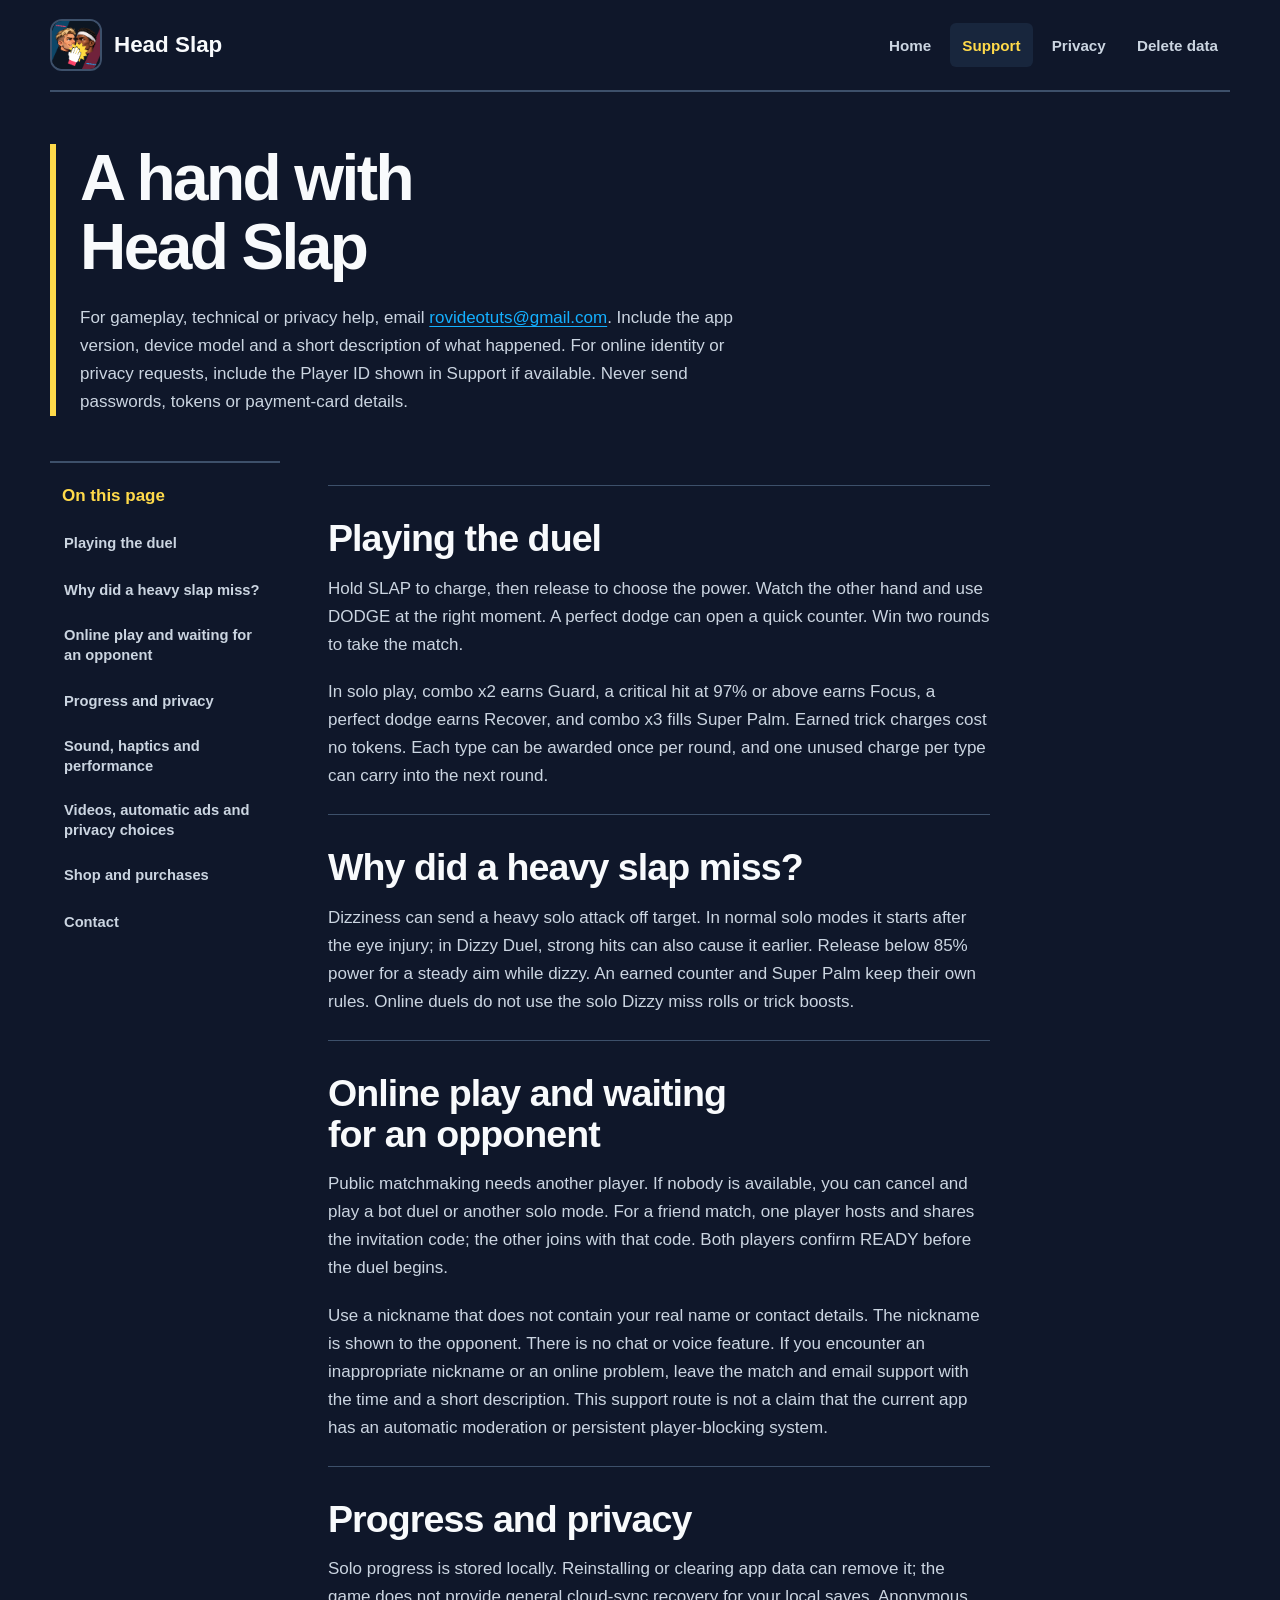
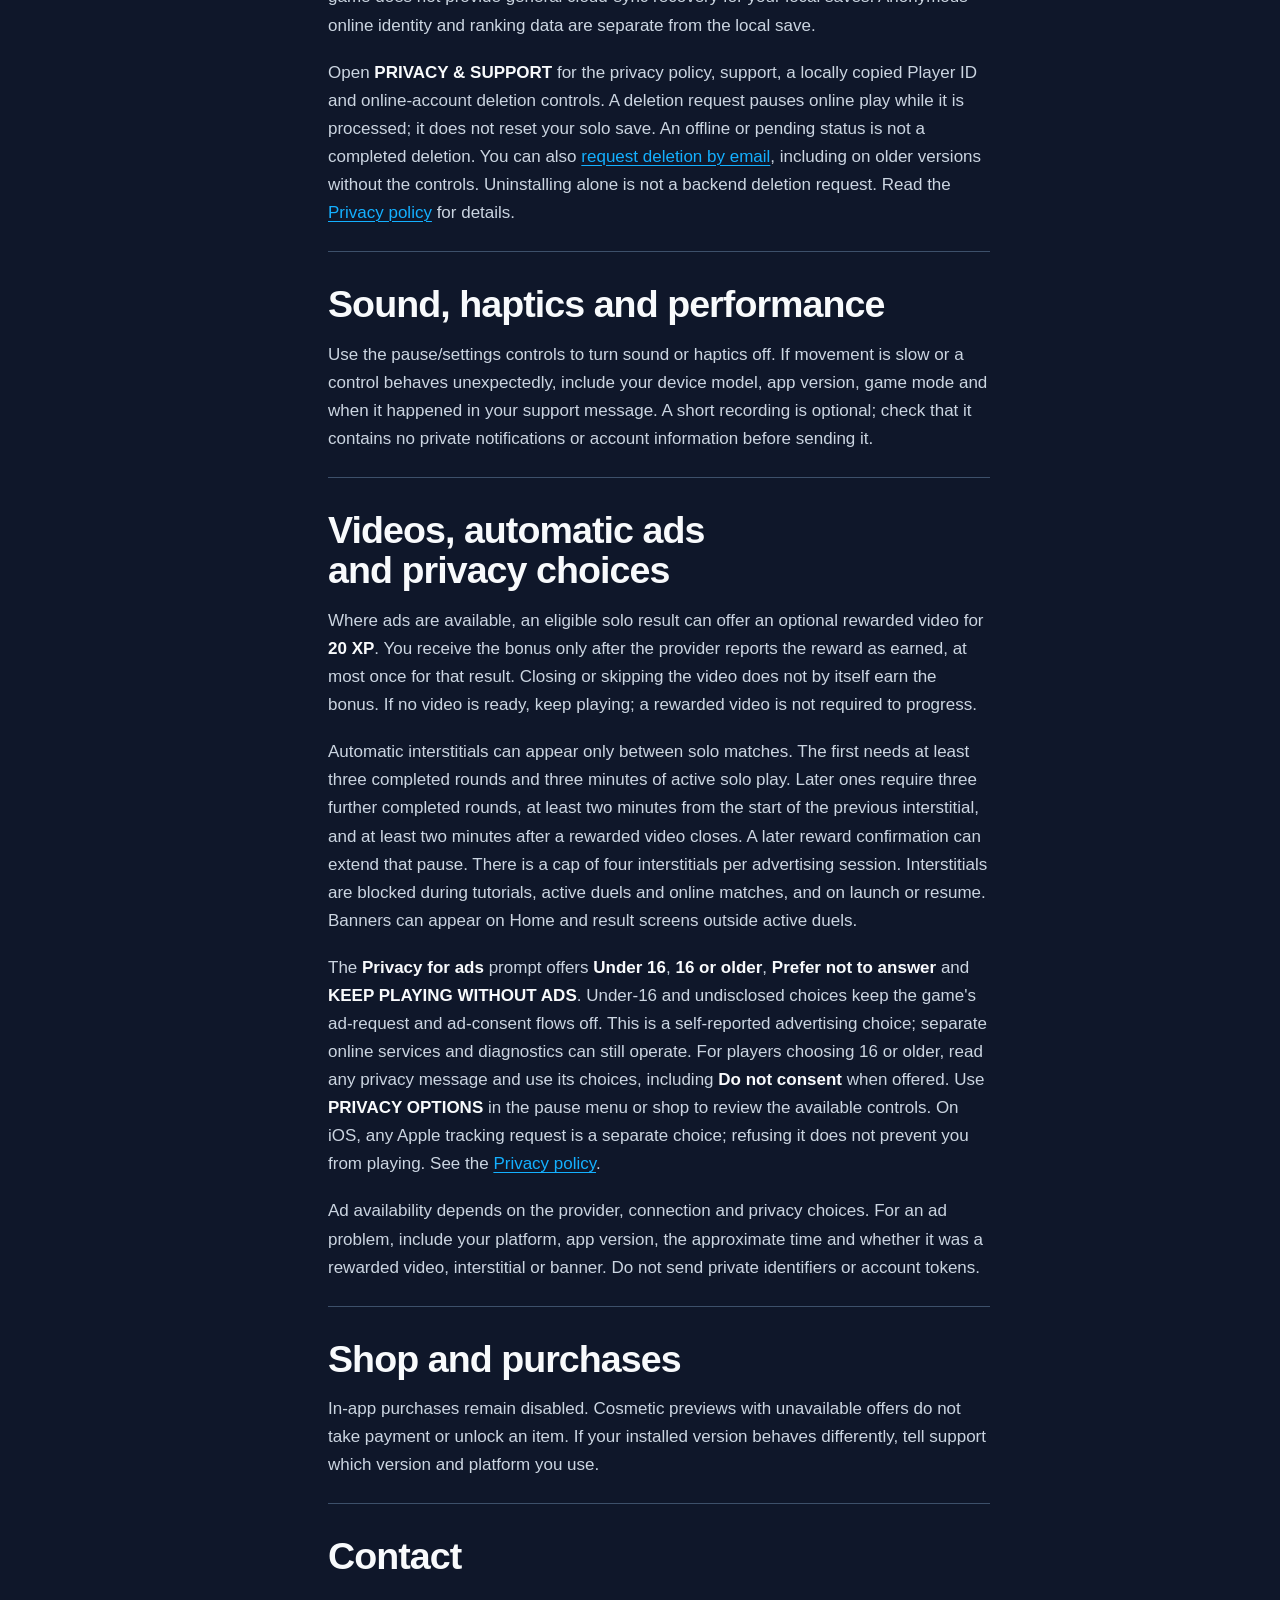
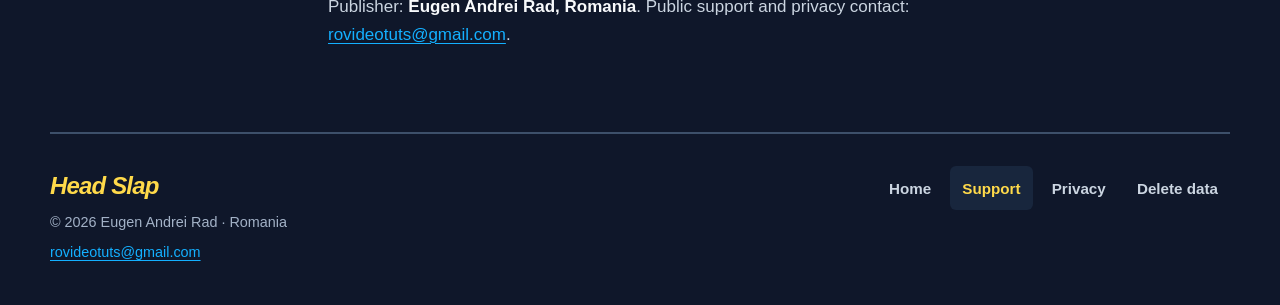
<file: support.html>
<!doctype html>
<html lang="en">
<head>
  <meta charset="utf-8">
  <meta name="viewport" content="width=device-width, initial-scale=1">
  <meta name="description" content="Head Slap support: controls, earned tricks, online play, optional video bonuses, ad privacy choices and contact information.">
  <meta name="theme-color" content="#0F172A">
  <meta name="referrer" content="strict-origin-when-cross-origin">
  <title>A hand with Head Slap — Head Slap</title>
  <link rel="icon" type="image/png" href="assets/head-slap-icon.png">
  <link rel="stylesheet" href="assets/style.css">
</head>
<body>
  <a class="skip-link" href="#main">Skip to content</a>
  <header class="site-header wrap">
    <a class="brand" href="index.html" aria-label="Head Slap home"><img src="assets/head-slap-icon.png" width="52" height="52" alt=""><span>Head Slap</span></a>
    <nav aria-label="Main navigation"><a href="index.html">Home</a><a href="support.html" aria-current="page">Support</a><a href="privacy.html">Privacy</a><a href="delete-data.html">Delete data</a></nav>
  </header>
  <main id="main" class="wrap document">
    <div class="document-heading"><h1>A hand with Head Slap</h1><div class="document-intro"><p>For gameplay, technical or privacy help, email <a href="mailto:rovideotuts@gmail.com?subject=Head%20Slap%20support">rovideotuts@gmail.com</a>. Include the app version, device model and a short description of what happened. For online identity or privacy requests, include the Player ID shown in Support if available. Never send passwords, tokens or payment-card details.</p>
</div></div>
    <div class="document-grid"><nav class="contents" aria-label="On this page"><p>On this page</p><a href="#playing-the-duel">Playing the duel</a><a href="#why-did-a-heavy-slap-miss">Why did a heavy slap miss?</a><a href="#online-play-and-waiting-for-an-opponent">Online play and waiting for an opponent</a><a href="#progress-and-privacy">Progress and privacy</a><a href="#sound-haptics-and-performance">Sound, haptics and performance</a><a href="#videos-automatic-ads-and-privacy-choices">Videos, automatic ads and privacy choices</a><a href="#shop-and-purchases">Shop and purchases</a><a href="#contact">Contact</a></nav>
    <article class="prose" aria-label="A hand with Head Slap"><h2 id="playing-the-duel">Playing the duel</h2>
<p>Hold SLAP to charge, then release to choose the power. Watch the other hand and use DODGE at the right moment. A perfect dodge can open a quick counter. Win two rounds to take the match.</p>
<p>In solo play, combo x2 earns Guard, a critical hit at 97% or above earns Focus, a perfect dodge earns Recover, and combo x3 fills Super Palm. Earned trick charges cost no tokens. Each type can be awarded once per round, and one unused charge per type can carry into the next round.</p>
<h2 id="why-did-a-heavy-slap-miss">Why did a heavy slap miss?</h2>
<p>Dizziness can send a heavy solo attack off target. In normal solo modes it starts after the eye injury; in Dizzy Duel, strong hits can also cause it earlier. Release below 85% power for a steady aim while dizzy. An earned counter and Super Palm keep their own rules. Online duels do not use the solo Dizzy miss rolls or trick boosts.</p>
<h2 id="online-play-and-waiting-for-an-opponent">Online play and waiting for an opponent</h2>
<p>Public matchmaking needs another player. If nobody is available, you can cancel and play a bot duel or another solo mode. For a friend match, one player hosts and shares the invitation code; the other joins with that code. Both players confirm READY before the duel begins.</p>
<p>Use a nickname that does not contain your real name or contact details. The nickname is shown to the opponent. There is no chat or voice feature. If you encounter an inappropriate nickname or an online problem, leave the match and email support with the time and a short description. This support route is not a claim that the current app has an automatic moderation or persistent player-blocking system.</p>
<h2 id="progress-and-privacy">Progress and privacy</h2>
<p>Solo progress is stored locally. Reinstalling or clearing app data can remove it; the game does not provide general cloud-sync recovery for your local saves. Anonymous online identity and ranking data are separate from the local save.</p>
<p>Open <strong>PRIVACY &amp; SUPPORT</strong> for the privacy policy, support, a locally copied Player ID and online-account deletion controls. A deletion request pauses online play while it is processed; it does not reset your solo save. An offline or pending status is not a completed deletion. You can also <a href="delete-data.html">request deletion by email</a>, including on older versions without the controls. Uninstalling alone is not a backend deletion request. Read the <a href="privacy.html">Privacy policy</a> for details.</p>
<h2 id="sound-haptics-and-performance">Sound, haptics and performance</h2>
<p>Use the pause/settings controls to turn sound or haptics off. If movement is slow or a control behaves unexpectedly, include your device model, app version, game mode and when it happened in your support message. A short recording is optional; check that it contains no private notifications or account information before sending it.</p>
<h2 id="videos-automatic-ads-and-privacy-choices">Videos, automatic ads and privacy choices</h2>
<p>Where ads are available, an eligible solo result can offer an optional rewarded video for <strong>20 XP</strong>. You receive the bonus only after the provider reports the reward as earned, at most once for that result. Closing or skipping the video does not by itself earn the bonus. If no video is ready, keep playing; a rewarded video is not required to progress.</p>
<p>Automatic interstitials can appear only between solo matches. The first needs at least three completed rounds and three minutes of active solo play. Later ones require three further completed rounds, at least two minutes from the start of the previous interstitial, and at least two minutes after a rewarded video closes. A later reward confirmation can extend that pause. There is a cap of four interstitials per advertising session. Interstitials are blocked during tutorials, active duels and online matches, and on launch or resume. Banners can appear on Home and result screens outside active duels.</p>
<p>The <strong>Privacy for ads</strong> prompt offers <strong>Under 16</strong>, <strong>16 or older</strong>, <strong>Prefer not to answer</strong> and <strong>KEEP PLAYING WITHOUT ADS</strong>. Under-16 and undisclosed choices keep the game&#x27;s ad-request and ad-consent flows off. This is a self-reported advertising choice; separate online services and diagnostics can still operate. For players choosing 16 or older, read any privacy message and use its choices, including <strong>Do not consent</strong> when offered. Use <strong>PRIVACY OPTIONS</strong> in the pause menu or shop to review the available controls. On iOS, any Apple tracking request is a separate choice; refusing it does not prevent you from playing. See the <a href="privacy.html#age-and-advertising-privacy-choices">Privacy policy</a>.</p>
<p>Ad availability depends on the provider, connection and privacy choices. For an ad problem, include your platform, app version, the approximate time and whether it was a rewarded video, interstitial or banner. Do not send private identifiers or account tokens.</p>
<h2 id="shop-and-purchases">Shop and purchases</h2>
<p>In-app purchases remain disabled. Cosmetic previews with unavailable offers do not take payment or unlock an item. If your installed version behaves differently, tell support which version and platform you use.</p>
<h2 id="contact">Contact</h2>
<p>Publisher: <strong>Eugen Andrei Rad, Romania</strong>. Public support and privacy contact: <a href="mailto:rovideotuts@gmail.com?subject=Head%20Slap%20support">rovideotuts@gmail.com</a>.</p></article></div>
  </main>
  <footer class="site-footer wrap">
    <div><p class="footer-brand">Head Slap</p><p>© 2026 Eugen Andrei Rad · Romania</p><a href="mailto:rovideotuts@gmail.com?subject=Head%20Slap%20support">rovideotuts@gmail.com</a></div>
    <nav aria-label="Footer navigation"><a href="index.html">Home</a><a href="support.html" aria-current="page">Support</a><a href="privacy.html">Privacy</a><a href="delete-data.html">Delete data</a></nav>
  </footer>
</body>
</html>
</file>
<file: assets/style.css>
:root{color-scheme:dark;--navy:#0f172a;--deep:#080e1b;--panel:#18263d;--yellow:#ffda4a;--blue:#14b0ff;--coral:#ff4569;--text:#f8fafc;--soft:#cbd5e1;--muted:#a3b2c7;--line:#3d506a}
*{box-sizing:border-box}
html{scroll-padding-top:1.5rem}
body{margin:0;background:var(--navy);color:var(--text);font-family:Arial,Helvetica,sans-serif;font-size:1.0625rem;line-height:1.65;-webkit-text-size-adjust:100%}
img{display:block;max-width:100%;height:auto}
a{color:var(--blue);text-underline-offset:.2em;text-decoration-thickness:.08em}
a:hover{color:var(--yellow)}
a:focus-visible,summary:focus-visible{outline:3px solid var(--yellow);outline-offset:5px;border-radius:3px}
h1,h2,h3,p,figure{margin:0}
h1,h2,h3{line-height:1.08;text-wrap:balance}
h2{font-size:clamp(1.7rem,3vw,2.35rem);letter-spacing:-.025em}
h3{font-size:1.45rem;letter-spacing:-.02em}
.wrap{width:min(1180px,calc(100% - 3rem));margin-inline:auto}
.skip-link{position:absolute;left:1rem;top:-5rem;background:var(--yellow);color:var(--deep);padding:.7rem 1rem;z-index:10;font-weight:700}
.skip-link:focus{top:1rem}
.site-header{display:flex;align-items:center;justify-content:space-between;gap:1.5rem;padding-block:1.2rem;border-bottom:2px solid var(--line)}
.brand{display:flex;align-items:center;gap:.75rem;color:var(--text);text-decoration:none;font-size:1.4rem;font-weight:800;white-space:nowrap}
.brand img{border-radius:12px;border:2px solid var(--line);width:52px;height:52px}
nav{display:flex;align-items:center;flex-wrap:wrap;gap:.2rem .45rem}
nav a{color:var(--soft);text-decoration:none;padding:.6rem .75rem;min-height:44px;display:inline-flex;align-items:center;border-radius:6px;font-size:.95rem;font-weight:700}
nav a[aria-current=page]{color:var(--yellow);background:var(--panel)}
.hero{display:grid;grid-template-columns:minmax(0,1fr) minmax(280px,.72fr);gap:clamp(2rem,6vw,7rem);align-items:center;padding-block:3.2rem 4.5rem}
.game-wordmark{font-family:Impact,Haettenschweiler,'Arial Black',sans-serif;font-style:italic;font-size:clamp(5rem,9.8vw,9.2rem);font-weight:900;letter-spacing:-.045em;line-height:.86;color:var(--yellow);text-shadow:5px 6px 0 #000000;transform:rotate(-3deg);transform-origin:left center;margin-bottom:2rem}
.hero-line{font-size:clamp(2rem,3.5vw,3rem);font-weight:800;line-height:1.1;letter-spacing:-.035em;margin-bottom:1.2rem}
.intro{max-width:42ch;color:var(--soft);font-size:1.17rem}
.actions{display:flex;align-items:center;flex-wrap:wrap;gap:1rem 1.4rem;margin-top:1.65rem}
.button{display:inline-flex;align-items:center;justify-content:center;min-height:50px;padding:.75rem 1.25rem;background:var(--yellow);color:var(--navy);border:2px solid var(--yellow);border-radius:8px;box-shadow:4px 4px 0 var(--deep);font-weight:800;line-height:1.25;text-decoration:none}
.button:hover{background:#ffe67e;color:var(--navy);border-color:#ffe67e}
.text-action{font-weight:700;padding-block:.65rem;min-height:44px;display:inline-flex;align-items:center}
.small-print{font-size:.9rem;color:var(--muted);max-width:42ch;margin-top:1.2rem}
.game-figure{justify-self:center;max-width:330px;width:100%}
.screen-frame{border:5px solid var(--deep);border-radius:18px;overflow:hidden;box-shadow:14px 14px 0 var(--coral)}
figcaption{color:var(--muted);font-size:.82rem;margin-top:1.6rem;line-height:1.4;text-align:center}
.modes{border-top:2px solid var(--line);padding-block:3rem}
.mode-list{display:grid;grid-template-columns:repeat(3,minmax(0,1fr));gap:2.25rem;margin-block:1.8rem 1.3rem}
.mode-list>div{border-left:4px solid var(--blue);padding-left:1.2rem}
.mode-list>div:nth-child(2){border-color:var(--yellow)}
.mode-list>div:nth-child(3){border-color:var(--coral)}
.mode-list p{margin-top:.65rem;color:var(--soft);max-width:35ch}
.content-note{font-size:.92rem;color:var(--muted);max-width:75ch}
.help-strip{display:flex;align-items:center;flex-wrap:wrap;gap:1.25rem 2rem;background:var(--deep);border-radius:12px;padding:1.7rem 2rem;margin-bottom:3rem}
.help-strip>div{flex:1 1 270px}
.help-strip p{color:var(--soft);margin-top:.45rem}
.document{padding-block:3.2rem 4rem}
.document-heading{border-left:6px solid var(--yellow);padding-left:1.5rem;margin-bottom:2.8rem}
.document h1{font-size:clamp(2.6rem,5vw,4.6rem);letter-spacing:-.04em;max-width:17ch}
.document-intro{max-width:70ch;margin-top:1.4rem;color:var(--soft);overflow-wrap:anywhere}
.document-intro p+p{margin-top:.7rem}
.document-intro strong{color:var(--text)}
.document-grid{display:grid;grid-template-columns:230px minmax(0,1fr);gap:3rem;align-items:start}
.contents{position:sticky;top:1.5rem;display:flex;flex-direction:column;align-items:stretch;border-top:2px solid var(--line);padding-top:.7rem}
.contents p{font-weight:800;color:var(--yellow);padding:.5rem .75rem}
.contents a{font-size:.92rem;line-height:1.35;padding:.65rem .75rem;border-left:2px solid transparent;min-height:44px}
.contents a:hover{border-color:var(--yellow);background:var(--panel)}
.prose{max-width:70ch;min-width:0;color:var(--soft);overflow-wrap:anywhere}
.prose p{margin-bottom:1.2rem}
.prose h2{color:var(--text);padding-top:2rem;margin-top:1.5rem;margin-bottom:1rem;border-top:1px solid var(--line);scroll-margin-top:1.5rem}
.prose ul{padding-left:1.3rem;margin-block:.5rem 1.4rem}
.prose li{padding-left:.3rem;margin-bottom:.65rem}
.prose strong{color:var(--text)}
.site-footer{border-top:2px solid var(--line);display:flex;justify-content:space-between;align-items:start;gap:2rem;padding-block:2rem 2.5rem;font-size:.9rem;color:var(--muted)}
.site-footer p{margin-bottom:.35rem}
.footer-brand{font-size:1.5rem;font-weight:900;font-style:italic;letter-spacing:-.035em;color:var(--yellow)}
.site-footer a{overflow-wrap:anywhere}
@media(max-width:820px){.site-header{align-items:start;flex-direction:column;gap:.6rem}.site-header nav{margin-left:-.75rem}.hero{gap:2.5rem;grid-template-columns:minmax(0,1fr) minmax(240px,.72fr)}.document-grid{grid-template-columns:1fr;gap:1.7rem}.contents{position:static;display:block;columns:2}.contents p{column-span:all}.contents a{display:flex;break-inside:avoid}.site-footer{flex-direction:column}}
@media(max-width:600px){.wrap{width:calc(100% - 2.5rem)}.hero{grid-template-columns:1fr;padding-top:2.8rem;gap:2.5rem}.game-wordmark{font-size:clamp(5rem,22vw,7rem)}.hero-line{font-size:2rem}.game-figure{width:min(88%,300px)}.intro{font-size:1.08rem}.mode-list{grid-template-columns:1fr;gap:1.5rem}.help-strip{padding:1.4rem;gap:1rem}.document{padding-top:2rem}.document-heading{padding-left:1rem;margin-bottom:1.7rem}.document h1{font-size:2.55rem}.contents{columns:1}.prose{font-size:1rem}.site-footer nav{margin-left:-.75rem}.screen-frame{box-shadow:9px 9px 0 var(--coral)}}
@media(prefers-reduced-motion:reduce){*,*::before,*::after{scroll-behavior:auto!important;animation:none!important;transition:none!important}}
</file>
